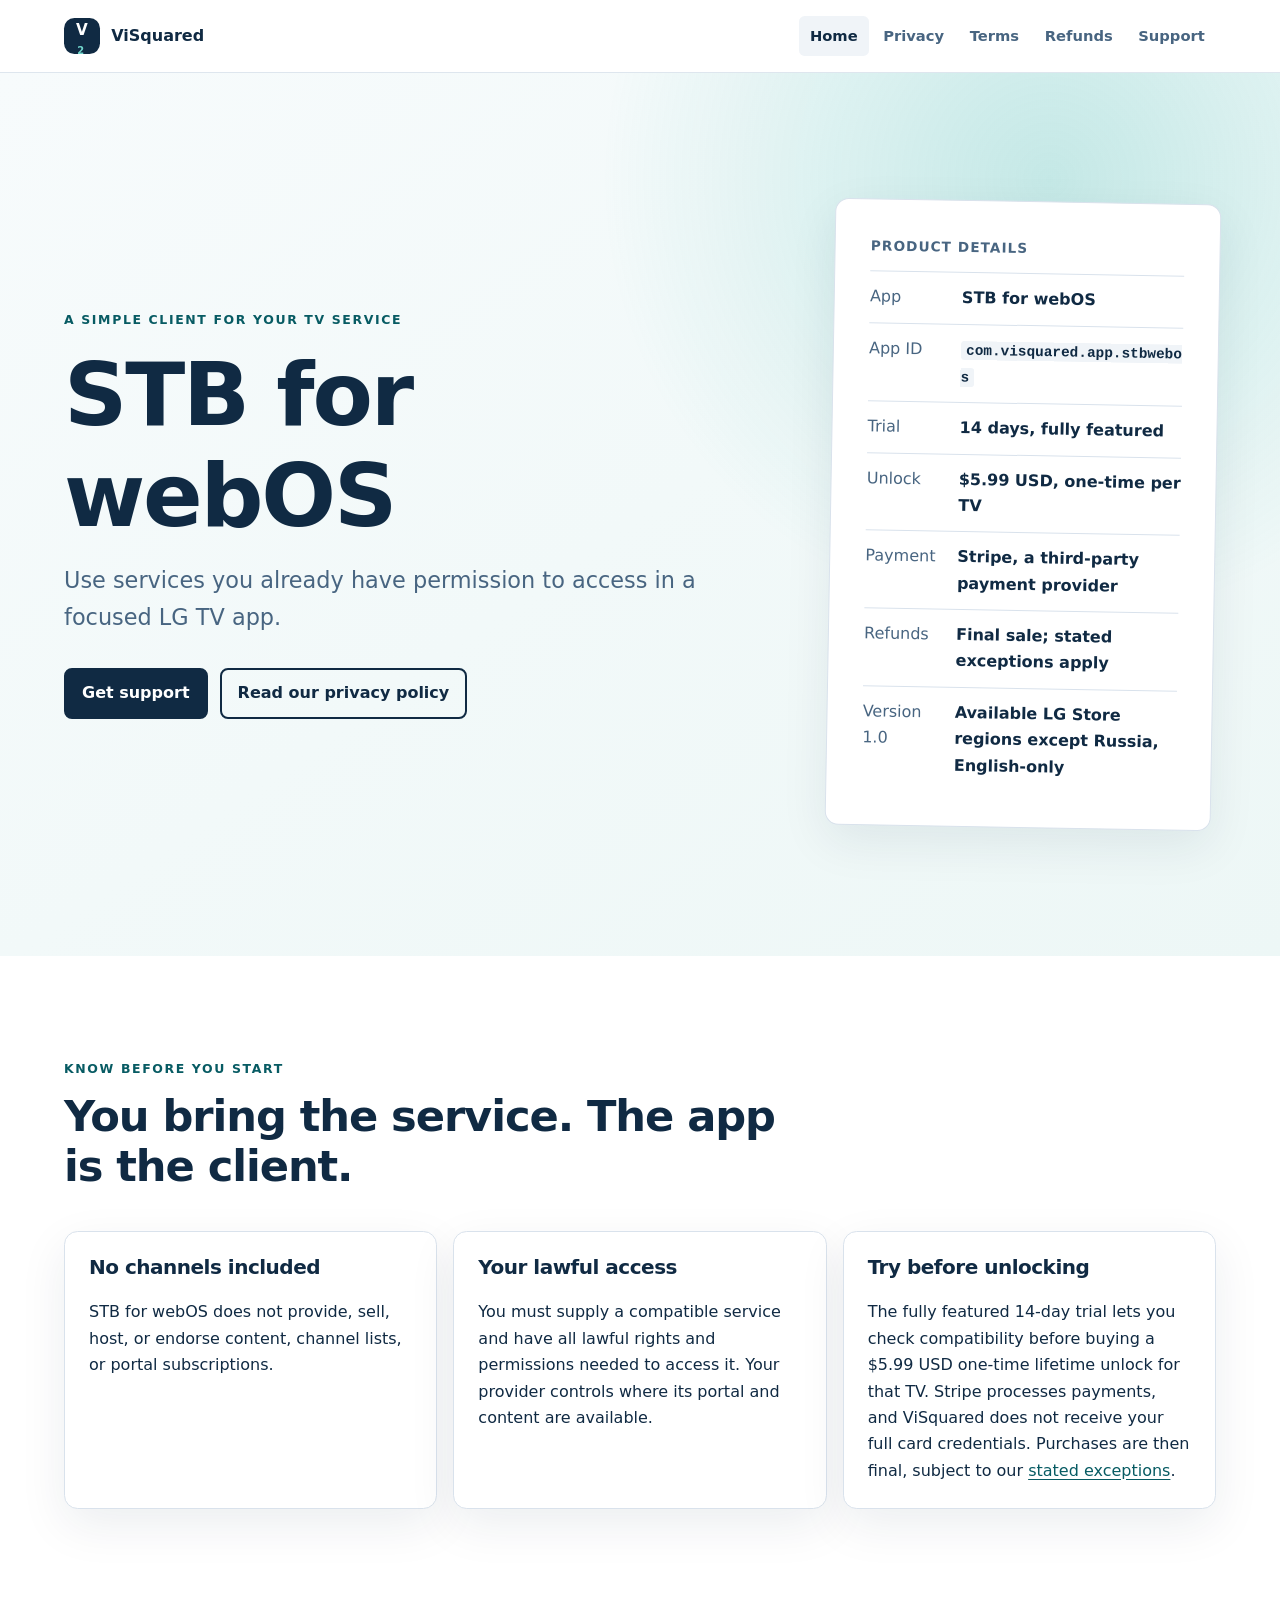
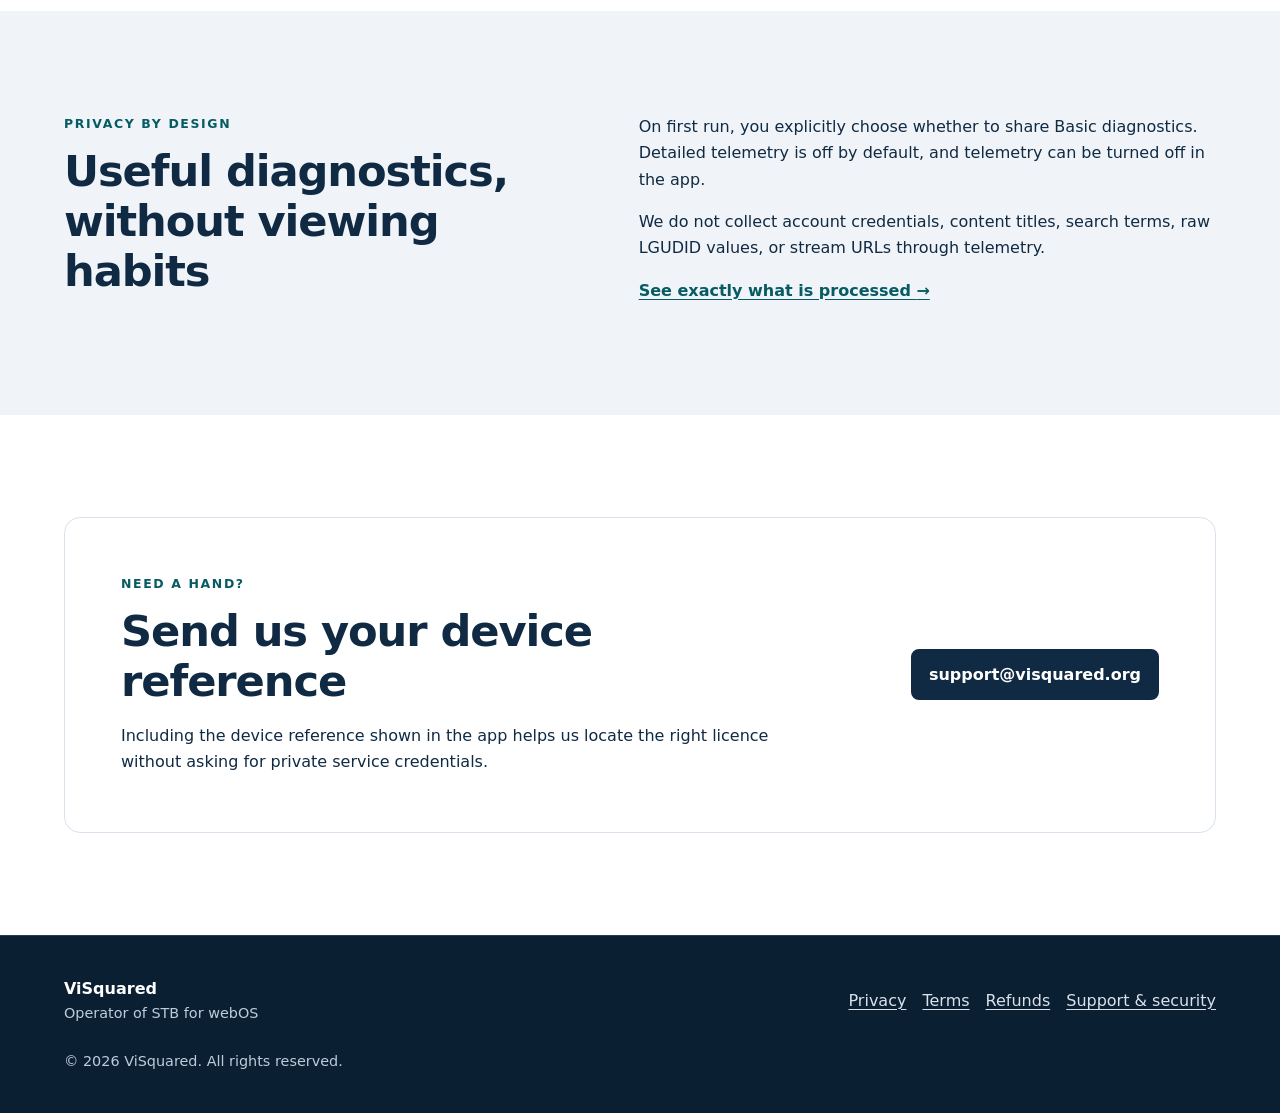
<file: index.html>
<!doctype html>
<html lang="en">
<head>
  <meta charset="utf-8">
  <meta name="viewport" content="width=device-width, initial-scale=1">
  <meta name="description" content="Official product, legal, privacy, refund, and support information for STB for webOS by ViSquared.">
  <meta name="theme-color" content="#102a43">
  <title>STB for webOS | ViSquared</title>
  <link rel="canonical" href="https://visquared.org/">
  <link rel="icon" href="/assets/favicon.svg" type="image/svg+xml">
  <link rel="stylesheet" href="/assets/styles.css">
</head>
<body>
  <a class="skip-link" href="#main">Skip to main content</a>
  <header class="site-header">
    <div class="shell header-inner">
      <a class="brand" href="/" aria-label="ViSquared home">
        <span class="brand-mark" aria-hidden="true">V<sup>2</sup></span>
        <span>ViSquared</span>
      </a>
      <nav aria-label="Primary navigation">
        <ul class="nav-list">
          <li><a href="/" aria-current="page">Home</a></li>
          <li><a href="/privacy/">Privacy</a></li>
          <li><a href="/terms/">Terms</a></li>
          <li><a href="/refunds/">Refunds</a></li>
          <li><a href="/support/">Support</a></li>
        </ul>
      </nav>
    </div>
  </header>

  <main id="main">
    <section class="hero">
      <div class="shell hero-grid">
        <div>
          <p class="eyebrow">A simple client for your TV service</p>
          <h1>STB for webOS</h1>
          <p class="lede">Use services you already have permission to access in a focused LG TV app.</p>
          <div class="button-row">
            <a class="button button-primary" href="/support/">Get support</a>
            <a class="button button-secondary" href="/privacy/">Read our privacy policy</a>
          </div>
        </div>
        <aside class="product-card" aria-label="Product summary">
          <p class="product-label">Product details</p>
          <dl class="facts">
            <div><dt>App</dt><dd>STB for webOS</dd></div>
            <div><dt>App ID</dt><dd><code>com.visquared.app.stbwebos</code></dd></div>
            <div><dt>Trial</dt><dd>14 days, fully featured</dd></div>
            <div><dt>Unlock</dt><dd>$5.99 USD, one-time per TV</dd></div>
            <div><dt>Payment</dt><dd>Stripe, a third-party payment provider</dd></div>
            <div><dt>Refunds</dt><dd>Final sale; stated exceptions apply</dd></div>
            <div><dt>Version 1.0</dt><dd>Available LG Store regions except Russia, English-only</dd></div>
          </dl>
        </aside>
      </div>
    </section>

    <section class="section">
      <div class="shell">
        <div class="section-heading">
          <p class="eyebrow">Know before you start</p>
          <h2>You bring the service. The app is the client.</h2>
        </div>
        <div class="card-grid">
          <article class="card">
            <h3>No channels included</h3>
            <p>STB for webOS does not provide, sell, host, or endorse content, channel lists, or portal subscriptions.</p>
          </article>
          <article class="card">
            <h3>Your lawful access</h3>
            <p>You must supply a compatible service and have all lawful rights and permissions needed to access it. Your provider controls where its portal and content are available.</p>
          </article>
          <article class="card">
            <h3>Try before unlocking</h3>
            <p>The fully featured 14-day trial lets you check compatibility before buying a $5.99 USD one-time lifetime unlock for that TV. Stripe processes payments, and ViSquared does not receive your full card credentials. Purchases are then final, subject to our <a href="/refunds/">stated exceptions</a>.</p>
          </article>
        </div>
      </div>
    </section>

    <section class="section section-tint">
      <div class="shell split">
        <div>
          <p class="eyebrow">Privacy by design</p>
          <h2>Useful diagnostics, without viewing habits</h2>
        </div>
        <div>
          <p>On first run, you explicitly choose whether to share Basic diagnostics. Detailed telemetry is off by default, and telemetry can be turned off in the app.</p>
          <p>We do not collect account credentials, content titles, search terms, raw LGUDID values, or stream URLs through telemetry.</p>
          <a class="text-link" href="/privacy/">See exactly what is processed <span aria-hidden="true">&rarr;</span></a>
        </div>
      </div>
    </section>

    <section class="section">
      <div class="shell callout">
        <div>
          <p class="eyebrow">Need a hand?</p>
          <h2>Send us your device reference</h2>
          <p>Including the device reference shown in the app helps us locate the right licence without asking for private service credentials.</p>
        </div>
        <a class="button button-primary" href="mailto:support@visquared.org?subject=STB%20for%20webOS%20support">support@visquared.org</a>
      </div>
    </section>
  </main>

  <footer class="site-footer">
    <div class="shell footer-inner">
      <div>
        <strong>ViSquared</strong>
        <p>Operator of STB for webOS</p>
      </div>
      <nav aria-label="Legal and support">
        <a href="/privacy/">Privacy</a>
        <a href="/terms/">Terms</a>
        <a href="/refunds/">Refunds</a>
        <a href="/support/">Support &amp; security</a>
      </nav>
      <p>&copy; 2026 ViSquared. All rights reserved.</p>
    </div>
  </footer>
</body>
</html>
</file>
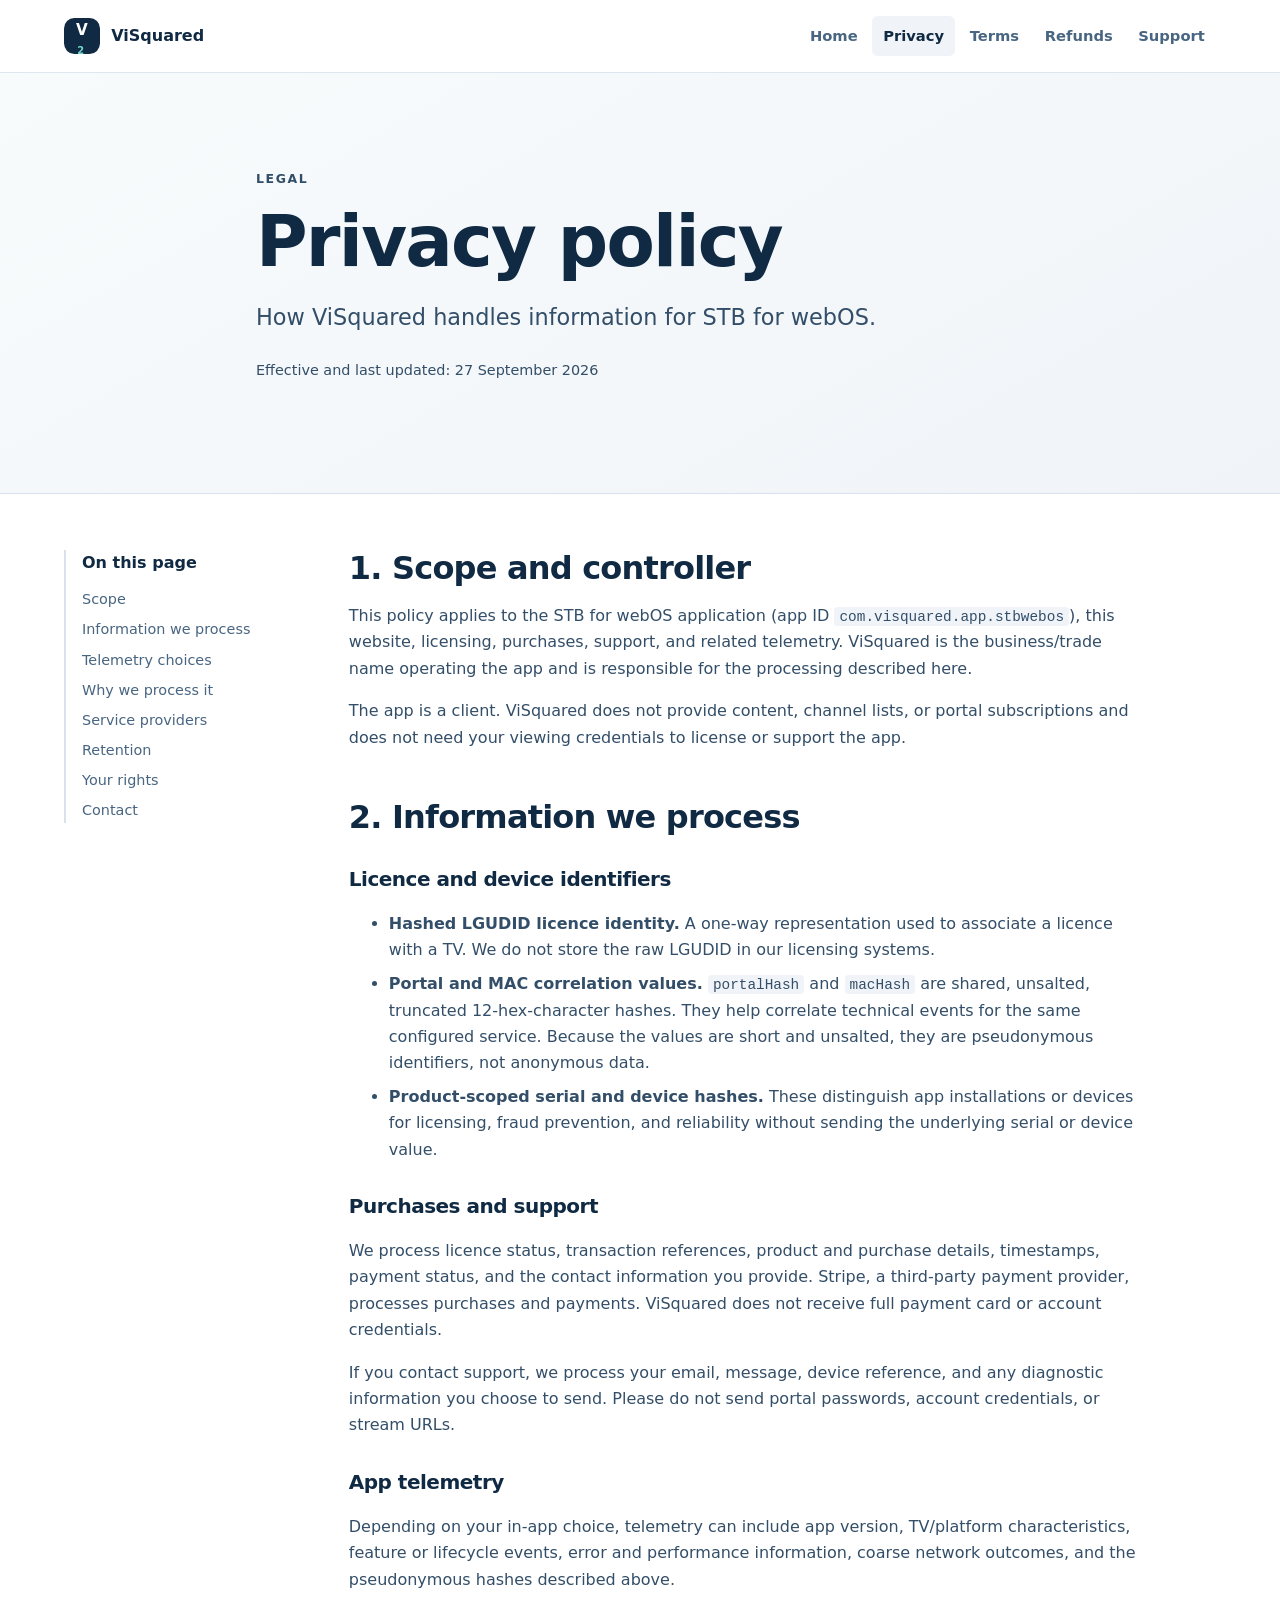
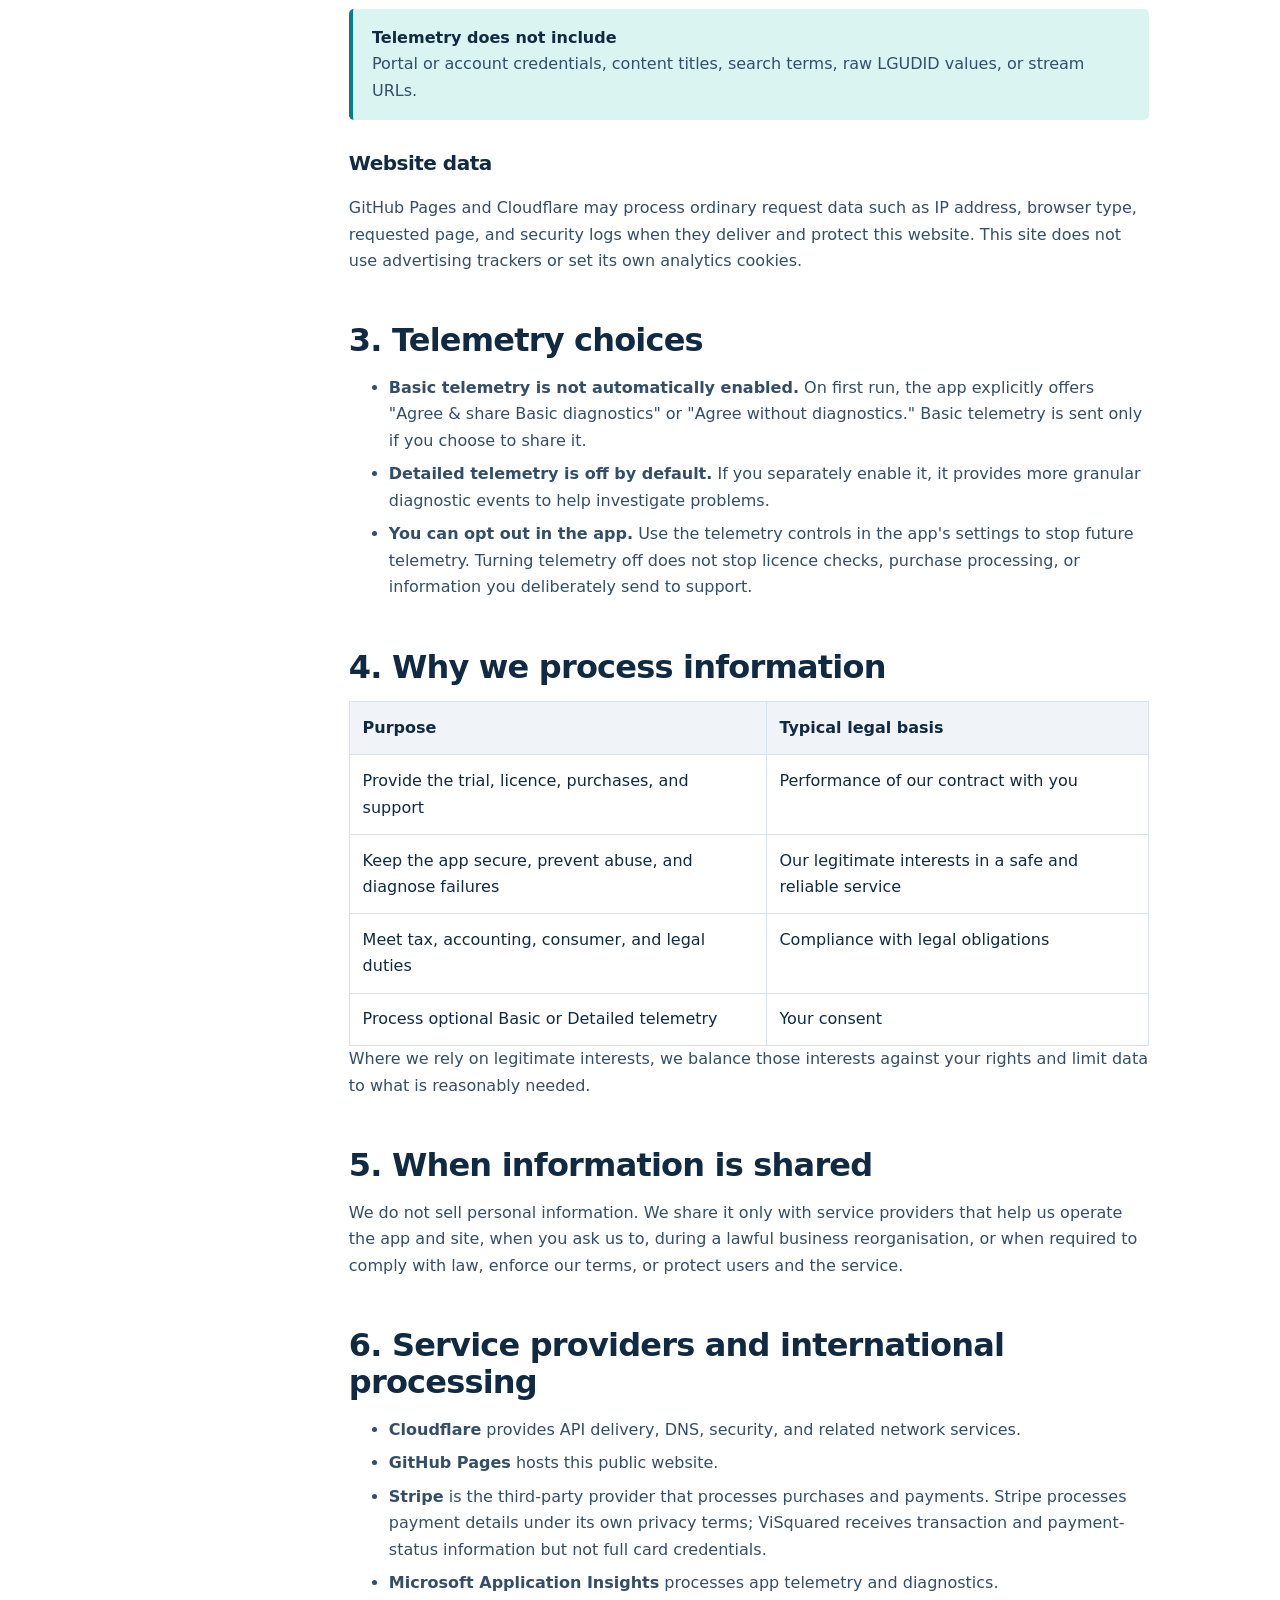
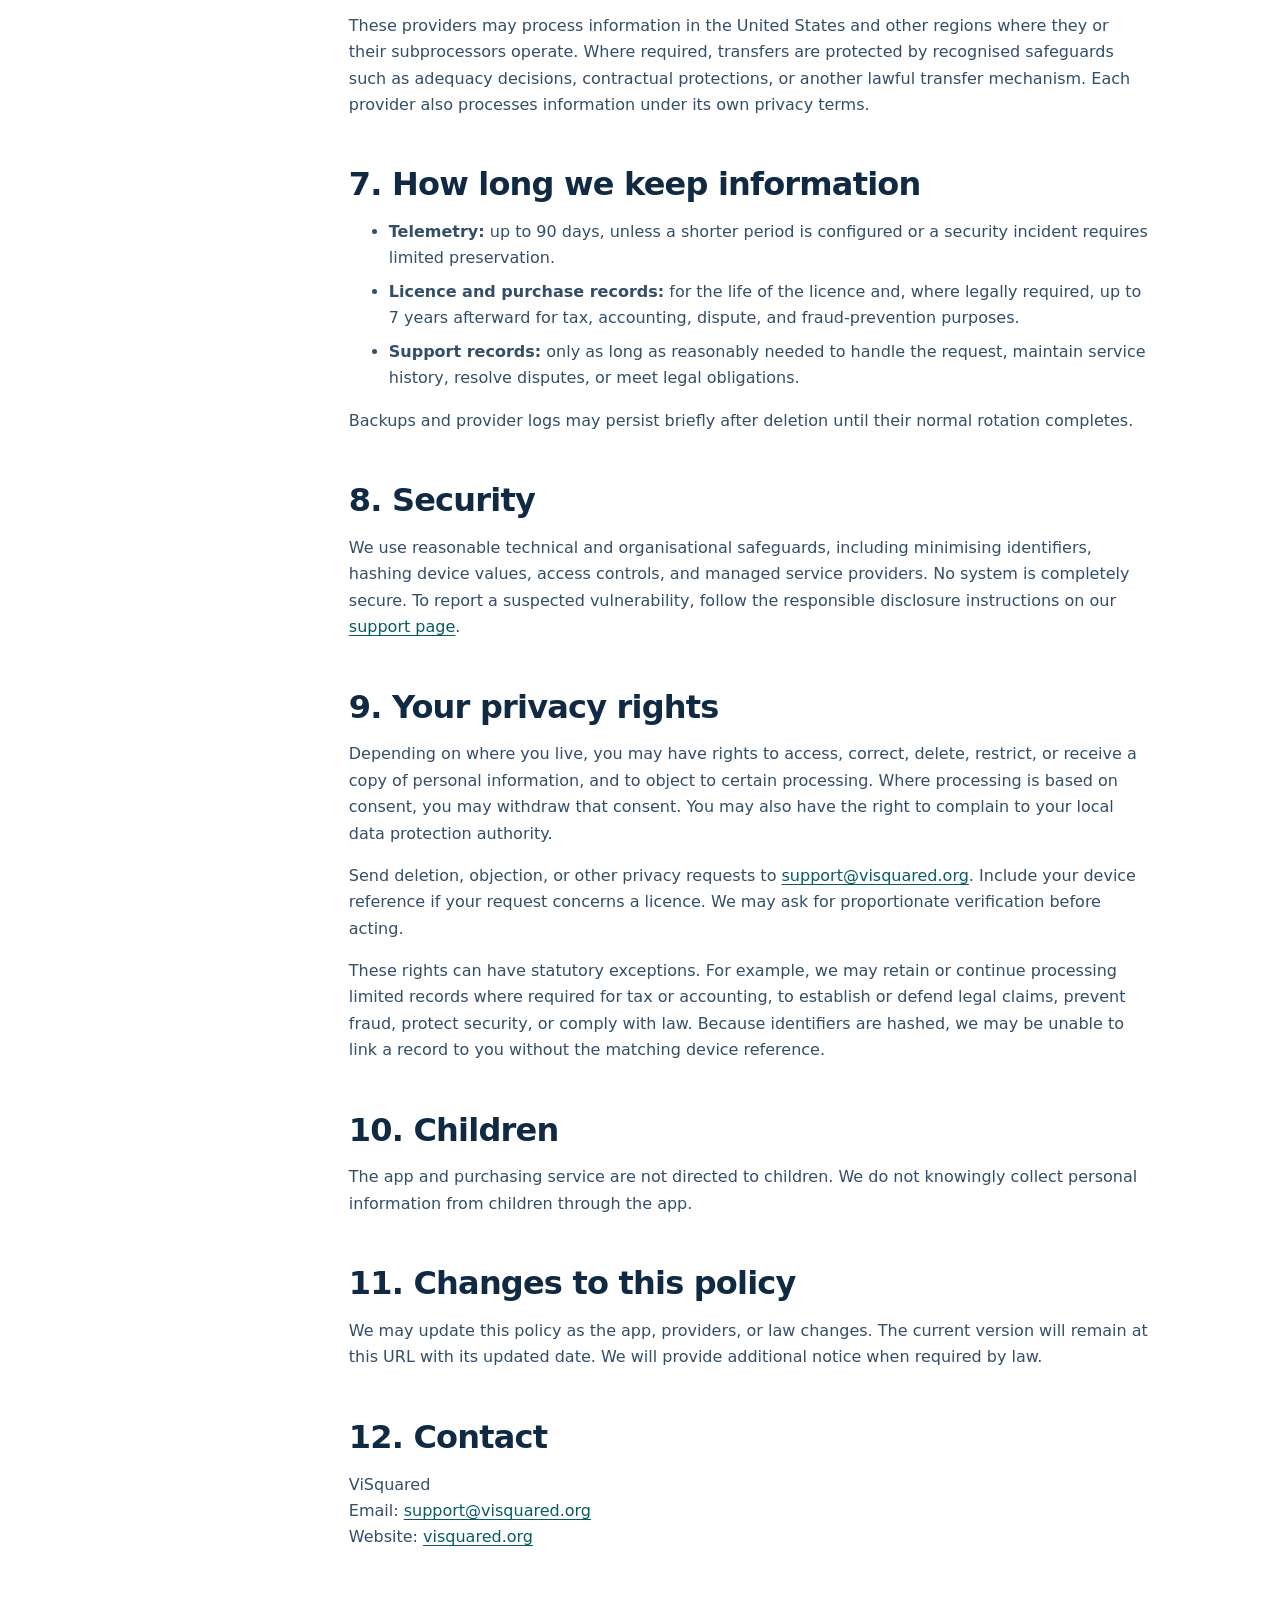
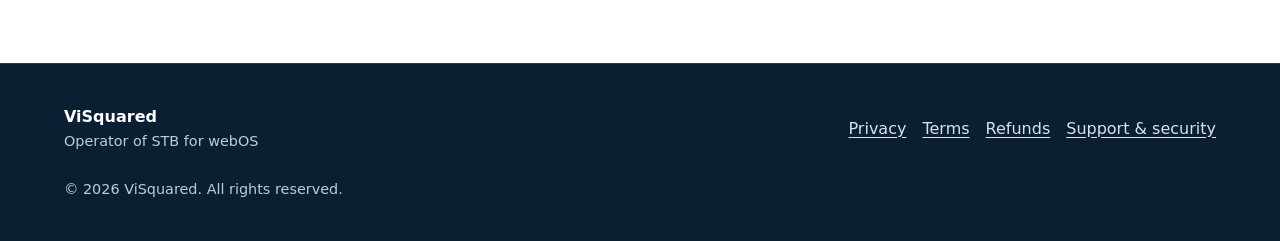
<file: privacy/index.html>
<!doctype html>
<html lang="en">
<head>
  <meta charset="utf-8">
  <meta name="viewport" content="width=device-width, initial-scale=1">
  <meta name="description" content="Privacy policy for STB for webOS by ViSquared.">
  <meta name="theme-color" content="#102a43">
  <title>Privacy Policy | ViSquared</title>
  <link rel="canonical" href="https://visquared.org/privacy/">
  <link rel="icon" href="/assets/favicon.svg" type="image/svg+xml">
  <link rel="stylesheet" href="/assets/styles.css">
</head>
<body>
  <a class="skip-link" href="#main">Skip to main content</a>
  <header class="site-header">
    <div class="shell header-inner">
      <a class="brand" href="/" aria-label="ViSquared home">
        <span class="brand-mark" aria-hidden="true">V<sup>2</sup></span>
        <span>ViSquared</span>
      </a>
      <nav aria-label="Primary navigation">
        <ul class="nav-list">
          <li><a href="/">Home</a></li>
          <li><a href="/privacy/" aria-current="page">Privacy</a></li>
          <li><a href="/terms/">Terms</a></li>
          <li><a href="/refunds/">Refunds</a></li>
          <li><a href="/support/">Support</a></li>
        </ul>
      </nav>
    </div>
  </header>

  <main id="main">
    <header class="page-hero">
      <div class="shell prose">
        <p class="eyebrow">Legal</p>
        <h1>Privacy policy</h1>
        <p class="lede">How ViSquared handles information for STB for webOS.</p>
        <p class="meta">Effective and last updated: 27 September 2026</p>
      </div>
    </header>

    <div class="shell legal-layout">
      <aside class="legal-nav" aria-label="On this page">
        <strong>On this page</strong>
        <a href="#scope">Scope</a>
        <a href="#data">Information we process</a>
        <a href="#telemetry">Telemetry choices</a>
        <a href="#purposes">Why we process it</a>
        <a href="#providers">Service providers</a>
        <a href="#retention">Retention</a>
        <a href="#rights">Your rights</a>
        <a href="#contact">Contact</a>
      </aside>

      <article class="prose legal-content">
        <section id="scope">
          <h2>1. Scope and controller</h2>
          <p>This policy applies to the STB for webOS application (app ID <code>com.visquared.app.stbwebos</code>), this website, licensing, purchases, support, and related telemetry. ViSquared is the business/trade name operating the app and is responsible for the processing described here.</p>
          <p>The app is a client. ViSquared does not provide content, channel lists, or portal subscriptions and does not need your viewing credentials to license or support the app.</p>
        </section>

        <section id="data">
          <h2>2. Information we process</h2>
          <h3>Licence and device identifiers</h3>
          <ul>
            <li><strong>Hashed LGUDID licence identity.</strong> A one-way representation used to associate a licence with a TV. We do not store the raw LGUDID in our licensing systems.</li>
            <li><strong>Portal and MAC correlation values.</strong> <code>portalHash</code> and <code>macHash</code> are shared, unsalted, truncated 12-hex-character hashes. They help correlate technical events for the same configured service. Because the values are short and unsalted, they are pseudonymous identifiers, not anonymous data.</li>
            <li><strong>Product-scoped serial and device hashes.</strong> These distinguish app installations or devices for licensing, fraud prevention, and reliability without sending the underlying serial or device value.</li>
          </ul>
          <h3>Purchases and support</h3>
          <p>We process licence status, transaction references, product and purchase details, timestamps, payment status, and the contact information you provide. Stripe, a third-party payment provider, processes purchases and payments. ViSquared does not receive full payment card or account credentials.</p>
          <p>If you contact support, we process your email, message, device reference, and any diagnostic information you choose to send. Please do not send portal passwords, account credentials, or stream URLs.</p>
          <h3>App telemetry</h3>
          <p>Depending on your in-app choice, telemetry can include app version, TV/platform characteristics, feature or lifecycle events, error and performance information, coarse network outcomes, and the pseudonymous hashes described above.</p>
          <div class="notice">
            <strong>Telemetry does not include</strong>
            <p>Portal or account credentials, content titles, search terms, raw LGUDID values, or stream URLs.</p>
          </div>
          <h3>Website data</h3>
          <p>GitHub Pages and Cloudflare may process ordinary request data such as IP address, browser type, requested page, and security logs when they deliver and protect this website. This site does not use advertising trackers or set its own analytics cookies.</p>
        </section>

        <section id="telemetry">
          <h2>3. Telemetry choices</h2>
          <ul>
            <li><strong>Basic telemetry is not automatically enabled.</strong> On first run, the app explicitly offers "Agree &amp; share Basic diagnostics" or "Agree without diagnostics." Basic telemetry is sent only if you choose to share it.</li>
            <li><strong>Detailed telemetry is off by default.</strong> If you separately enable it, it provides more granular diagnostic events to help investigate problems.</li>
            <li><strong>You can opt out in the app.</strong> Use the telemetry controls in the app's settings to stop future telemetry. Turning telemetry off does not stop licence checks, purchase processing, or information you deliberately send to support.</li>
          </ul>
        </section>

        <section id="purposes">
          <h2>4. Why we process information</h2>
          <table>
            <thead><tr><th>Purpose</th><th>Typical legal basis</th></tr></thead>
            <tbody>
              <tr><td>Provide the trial, licence, purchases, and support</td><td>Performance of our contract with you</td></tr>
              <tr><td>Keep the app secure, prevent abuse, and diagnose failures</td><td>Our legitimate interests in a safe and reliable service</td></tr>
              <tr><td>Meet tax, accounting, consumer, and legal duties</td><td>Compliance with legal obligations</td></tr>
              <tr><td>Process optional Basic or Detailed telemetry</td><td>Your consent</td></tr>
            </tbody>
          </table>
          <p>Where we rely on legitimate interests, we balance those interests against your rights and limit data to what is reasonably needed.</p>
        </section>

        <section id="sharing">
          <h2>5. When information is shared</h2>
          <p>We do not sell personal information. We share it only with service providers that help us operate the app and site, when you ask us to, during a lawful business reorganisation, or when required to comply with law, enforce our terms, or protect users and the service.</p>
        </section>

        <section id="providers">
          <h2>6. Service providers and international processing</h2>
          <ul>
            <li><strong>Cloudflare</strong> provides API delivery, DNS, security, and related network services.</li>
            <li><strong>GitHub Pages</strong> hosts this public website.</li>
            <li><strong>Stripe</strong> is the third-party provider that processes purchases and payments. Stripe processes payment details under its own privacy terms; ViSquared receives transaction and payment-status information but not full card credentials.</li>
            <li><strong>Microsoft Application Insights</strong> processes app telemetry and diagnostics.</li>
          </ul>
          <p>These providers may process information in the United States and other regions where they or their subprocessors operate. Where required, transfers are protected by recognised safeguards such as adequacy decisions, contractual protections, or another lawful transfer mechanism. Each provider also processes information under its own privacy terms.</p>
        </section>

        <section id="retention">
          <h2>7. How long we keep information</h2>
          <ul>
            <li><strong>Telemetry:</strong> up to 90 days, unless a shorter period is configured or a security incident requires limited preservation.</li>
            <li><strong>Licence and purchase records:</strong> for the life of the licence and, where legally required, up to 7 years afterward for tax, accounting, dispute, and fraud-prevention purposes.</li>
            <li><strong>Support records:</strong> only as long as reasonably needed to handle the request, maintain service history, resolve disputes, or meet legal obligations.</li>
          </ul>
          <p>Backups and provider logs may persist briefly after deletion until their normal rotation completes.</p>
        </section>

        <section id="security">
          <h2>8. Security</h2>
          <p>We use reasonable technical and organisational safeguards, including minimising identifiers, hashing device values, access controls, and managed service providers. No system is completely secure. To report a suspected vulnerability, follow the responsible disclosure instructions on our <a href="/support/#security">support page</a>.</p>
        </section>

        <section id="rights">
          <h2>9. Your privacy rights</h2>
          <p>Depending on where you live, you may have rights to access, correct, delete, restrict, or receive a copy of personal information, and to object to certain processing. Where processing is based on consent, you may withdraw that consent. You may also have the right to complain to your local data protection authority.</p>
          <p>Send deletion, objection, or other privacy requests to <a href="mailto:support@visquared.org?subject=Privacy%20request">support@visquared.org</a>. Include your device reference if your request concerns a licence. We may ask for proportionate verification before acting.</p>
          <p>These rights can have statutory exceptions. For example, we may retain or continue processing limited records where required for tax or accounting, to establish or defend legal claims, prevent fraud, protect security, or comply with law. Because identifiers are hashed, we may be unable to link a record to you without the matching device reference.</p>
        </section>

        <section id="children">
          <h2>10. Children</h2>
          <p>The app and purchasing service are not directed to children. We do not knowingly collect personal information from children through the app.</p>
        </section>

        <section id="changes">
          <h2>11. Changes to this policy</h2>
          <p>We may update this policy as the app, providers, or law changes. The current version will remain at this URL with its updated date. We will provide additional notice when required by law.</p>
        </section>

        <section id="contact">
          <h2>12. Contact</h2>
          <p>ViSquared<br>Email: <a href="mailto:support@visquared.org">support@visquared.org</a><br>Website: <a href="https://visquared.org">visquared.org</a></p>
        </section>
      </article>
    </div>
  </main>

  <footer class="site-footer">
    <div class="shell footer-inner">
      <div><strong>ViSquared</strong><p>Operator of STB for webOS</p></div>
      <nav aria-label="Legal and support"><a href="/privacy/">Privacy</a><a href="/terms/">Terms</a><a href="/refunds/">Refunds</a><a href="/support/">Support &amp; security</a></nav>
      <p>&copy; 2026 ViSquared. All rights reserved.</p>
    </div>
  </footer>
</body>
</html>
</file>
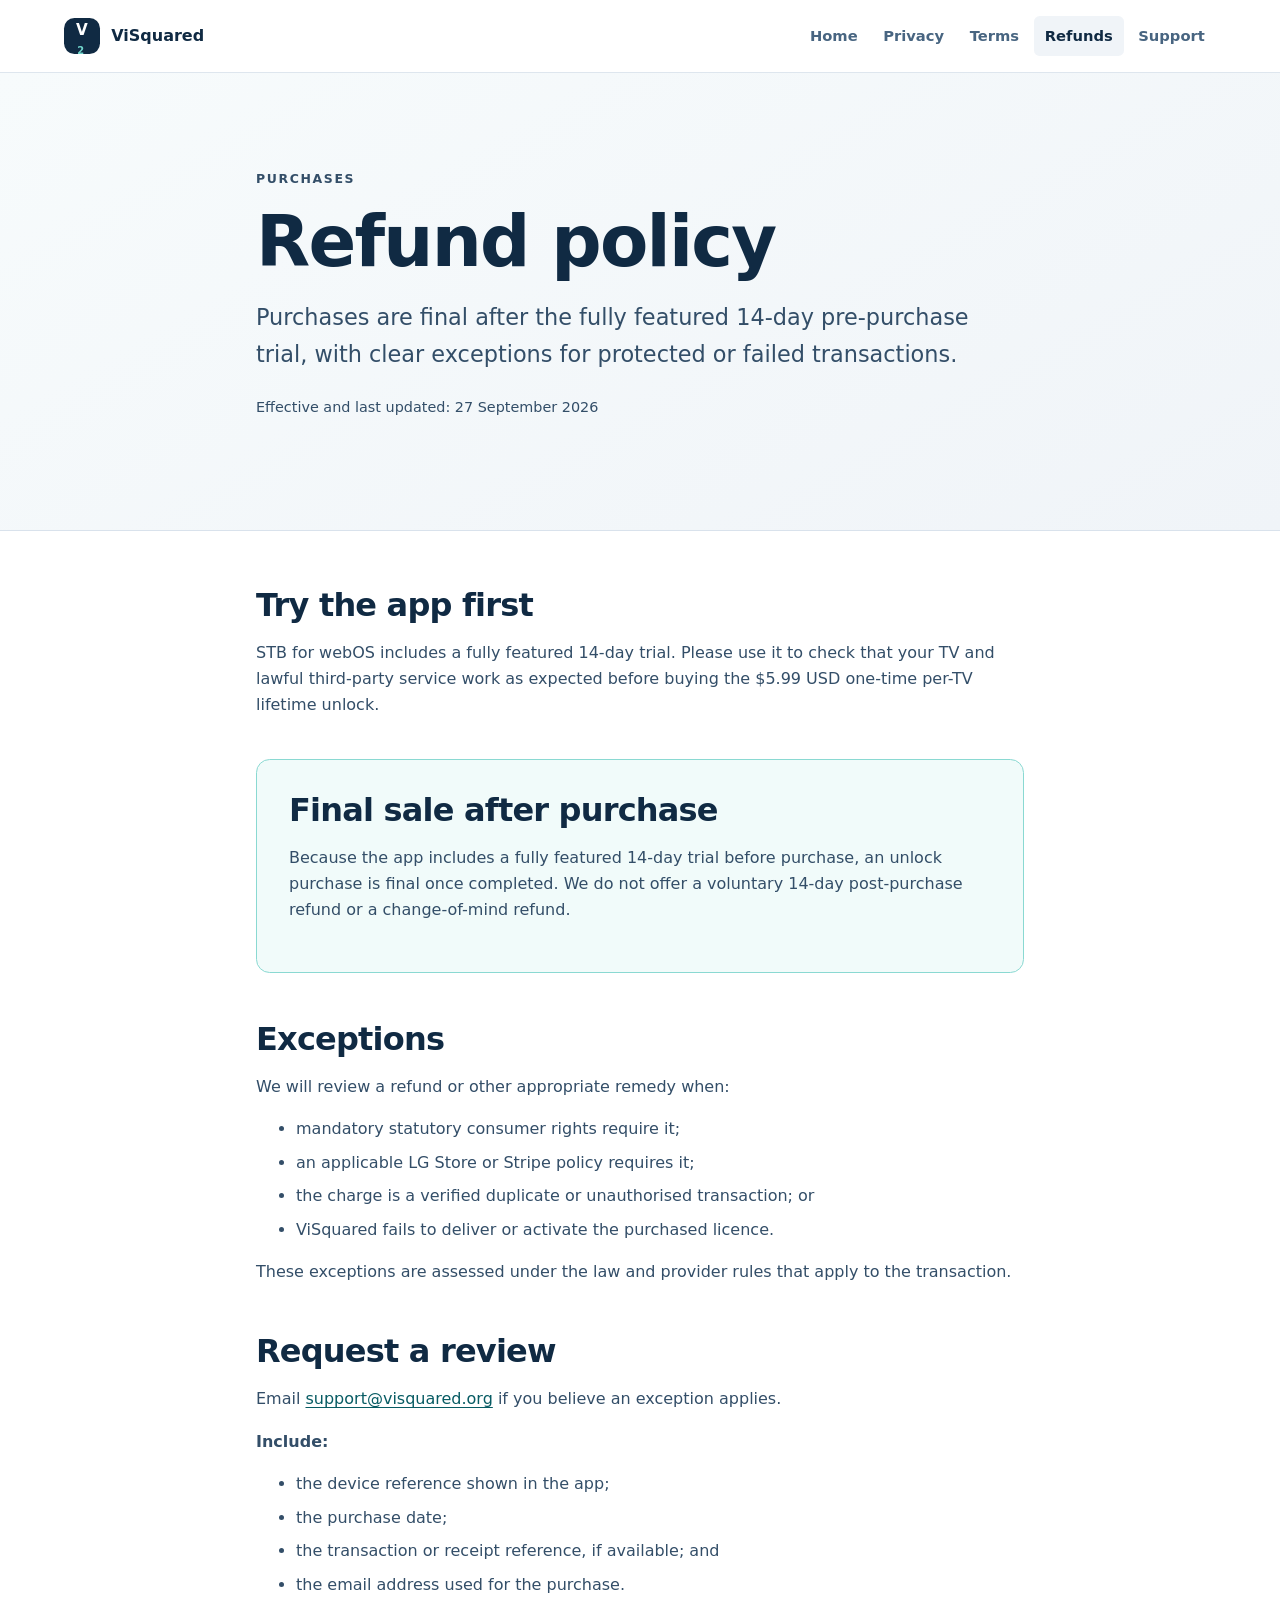
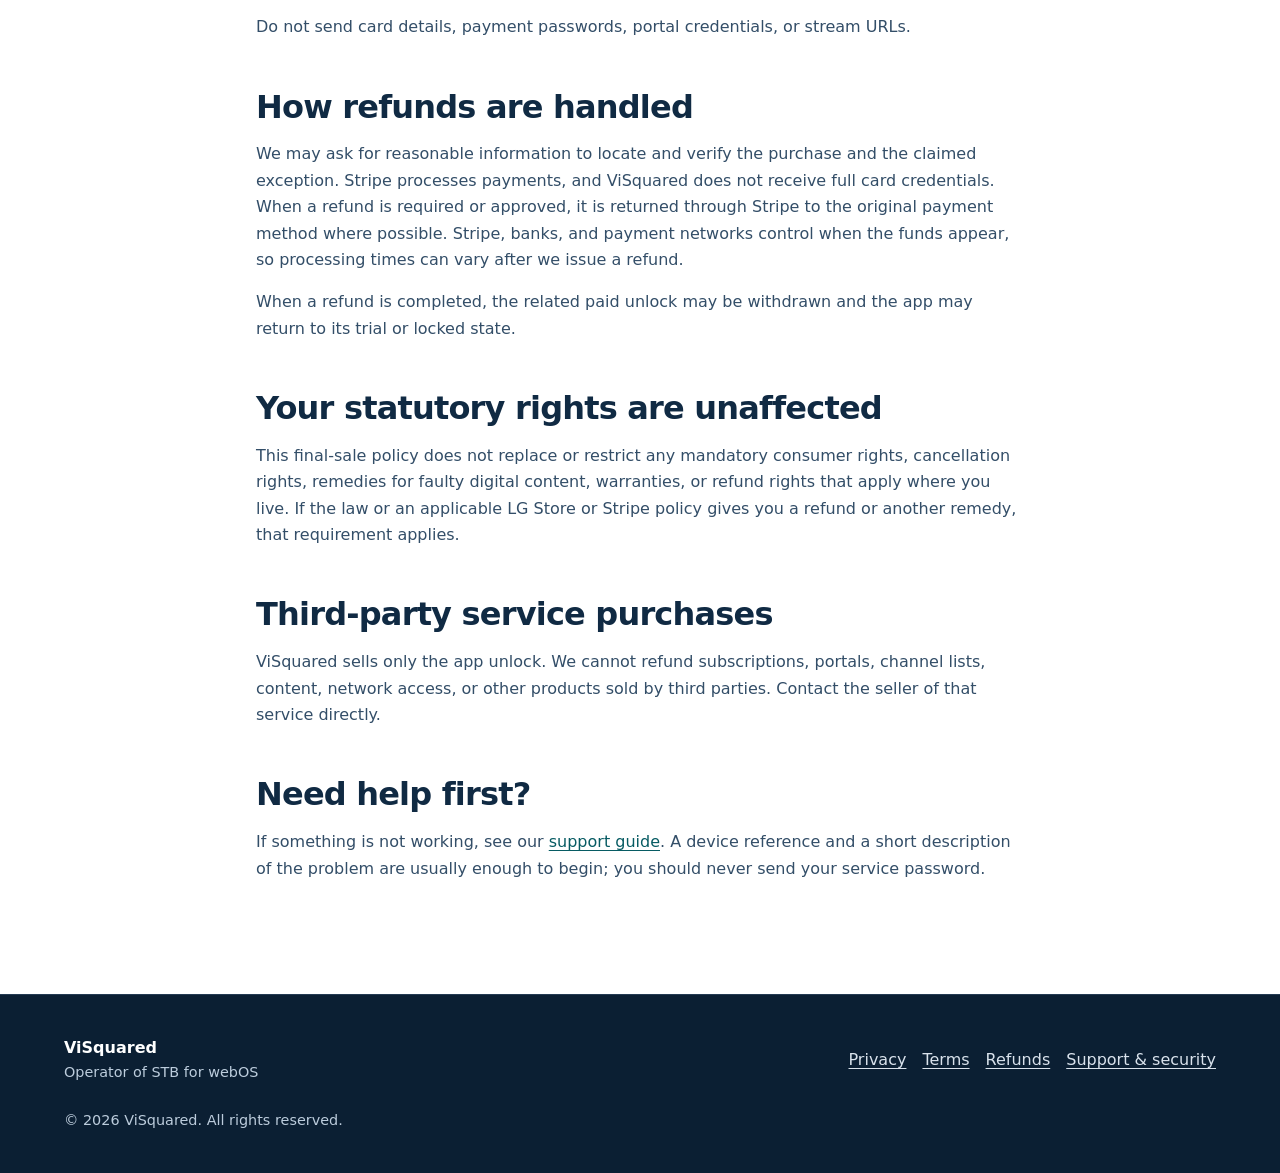
<file: refunds/index.html>
<!doctype html>
<html lang="en">
<head>
  <meta charset="utf-8">
  <meta name="viewport" content="width=device-width, initial-scale=1">
  <meta name="description" content="Refund policy for STB for webOS purchases.">
  <meta name="theme-color" content="#102a43">
  <title>Refund Policy | ViSquared</title>
  <link rel="canonical" href="https://visquared.org/refunds/">
  <link rel="icon" href="/assets/favicon.svg" type="image/svg+xml">
  <link rel="stylesheet" href="/assets/styles.css">
</head>
<body>
  <a class="skip-link" href="#main">Skip to main content</a>
  <header class="site-header">
    <div class="shell header-inner">
      <a class="brand" href="/" aria-label="ViSquared home"><span class="brand-mark" aria-hidden="true">V<sup>2</sup></span><span>ViSquared</span></a>
      <nav aria-label="Primary navigation">
        <ul class="nav-list">
          <li><a href="/">Home</a></li><li><a href="/privacy/">Privacy</a></li><li><a href="/terms/">Terms</a></li><li><a href="/refunds/" aria-current="page">Refunds</a></li><li><a href="/support/">Support</a></li>
        </ul>
      </nav>
    </div>
  </header>

  <main id="main">
    <header class="page-hero">
      <div class="shell prose">
        <p class="eyebrow">Purchases</p>
        <h1>Refund policy</h1>
        <p class="lede">Purchases are final after the fully featured 14-day pre-purchase trial, with clear exceptions for protected or failed transactions.</p>
        <p class="meta">Effective and last updated: 27 September 2026</p>
      </div>
    </header>

    <article class="shell prose standalone-legal">
      <section>
        <h2>Try the app first</h2>
        <p>STB for webOS includes a fully featured 14-day trial. Please use it to check that your TV and lawful third-party service work as expected before buying the $5.99 USD one-time per-TV lifetime unlock.</p>
      </section>

      <section class="refund-highlight" aria-labelledby="final-sale">
        <h2 id="final-sale">Final sale after purchase</h2>
        <p>Because the app includes a fully featured 14-day trial before purchase, an unlock purchase is final once completed. We do not offer a voluntary 14-day post-purchase refund or a change-of-mind refund.</p>
      </section>

      <section>
        <h2>Exceptions</h2>
        <p>We will review a refund or other appropriate remedy when:</p>
        <ul>
          <li>mandatory statutory consumer rights require it;</li>
          <li>an applicable LG Store or Stripe policy requires it;</li>
          <li>the charge is a verified duplicate or unauthorised transaction; or</li>
          <li>ViSquared fails to deliver or activate the purchased licence.</li>
        </ul>
        <p>These exceptions are assessed under the law and provider rules that apply to the transaction.</p>
      </section>

      <section>
        <h2>Request a review</h2>
        <p>Email <a href="mailto:support@visquared.org?subject=STB%20for%20webOS%20purchase%20review">support@visquared.org</a> if you believe an exception applies.</p>
        <p><strong>Include:</strong></p>
        <ul>
          <li>the device reference shown in the app;</li>
          <li>the purchase date;</li>
          <li>the transaction or receipt reference, if available; and</li>
          <li>the email address used for the purchase.</li>
        </ul>
        <p>Do not send card details, payment passwords, portal credentials, or stream URLs.</p>
      </section>

      <section>
        <h2>How refunds are handled</h2>
        <p>We may ask for reasonable information to locate and verify the purchase and the claimed exception. Stripe processes payments, and ViSquared does not receive full card credentials. When a refund is required or approved, it is returned through Stripe to the original payment method where possible. Stripe, banks, and payment networks control when the funds appear, so processing times can vary after we issue a refund.</p>
        <p>When a refund is completed, the related paid unlock may be withdrawn and the app may return to its trial or locked state.</p>
      </section>

      <section>
        <h2>Your statutory rights are unaffected</h2>
        <p>This final-sale policy does not replace or restrict any mandatory consumer rights, cancellation rights, remedies for faulty digital content, warranties, or refund rights that apply where you live. If the law or an applicable LG Store or Stripe policy gives you a refund or another remedy, that requirement applies.</p>
      </section>

      <section>
        <h2>Third-party service purchases</h2>
        <p>ViSquared sells only the app unlock. We cannot refund subscriptions, portals, channel lists, content, network access, or other products sold by third parties. Contact the seller of that service directly.</p>
      </section>

      <section>
        <h2>Need help first?</h2>
        <p>If something is not working, see our <a href="/support/">support guide</a>. A device reference and a short description of the problem are usually enough to begin; you should never send your service password.</p>
      </section>
    </article>
  </main>

  <footer class="site-footer">
    <div class="shell footer-inner">
      <div><strong>ViSquared</strong><p>Operator of STB for webOS</p></div>
      <nav aria-label="Legal and support"><a href="/privacy/">Privacy</a><a href="/terms/">Terms</a><a href="/refunds/">Refunds</a><a href="/support/">Support &amp; security</a></nav>
      <p>&copy; 2026 ViSquared. All rights reserved.</p>
    </div>
  </footer>
</body>
</html>
</file>
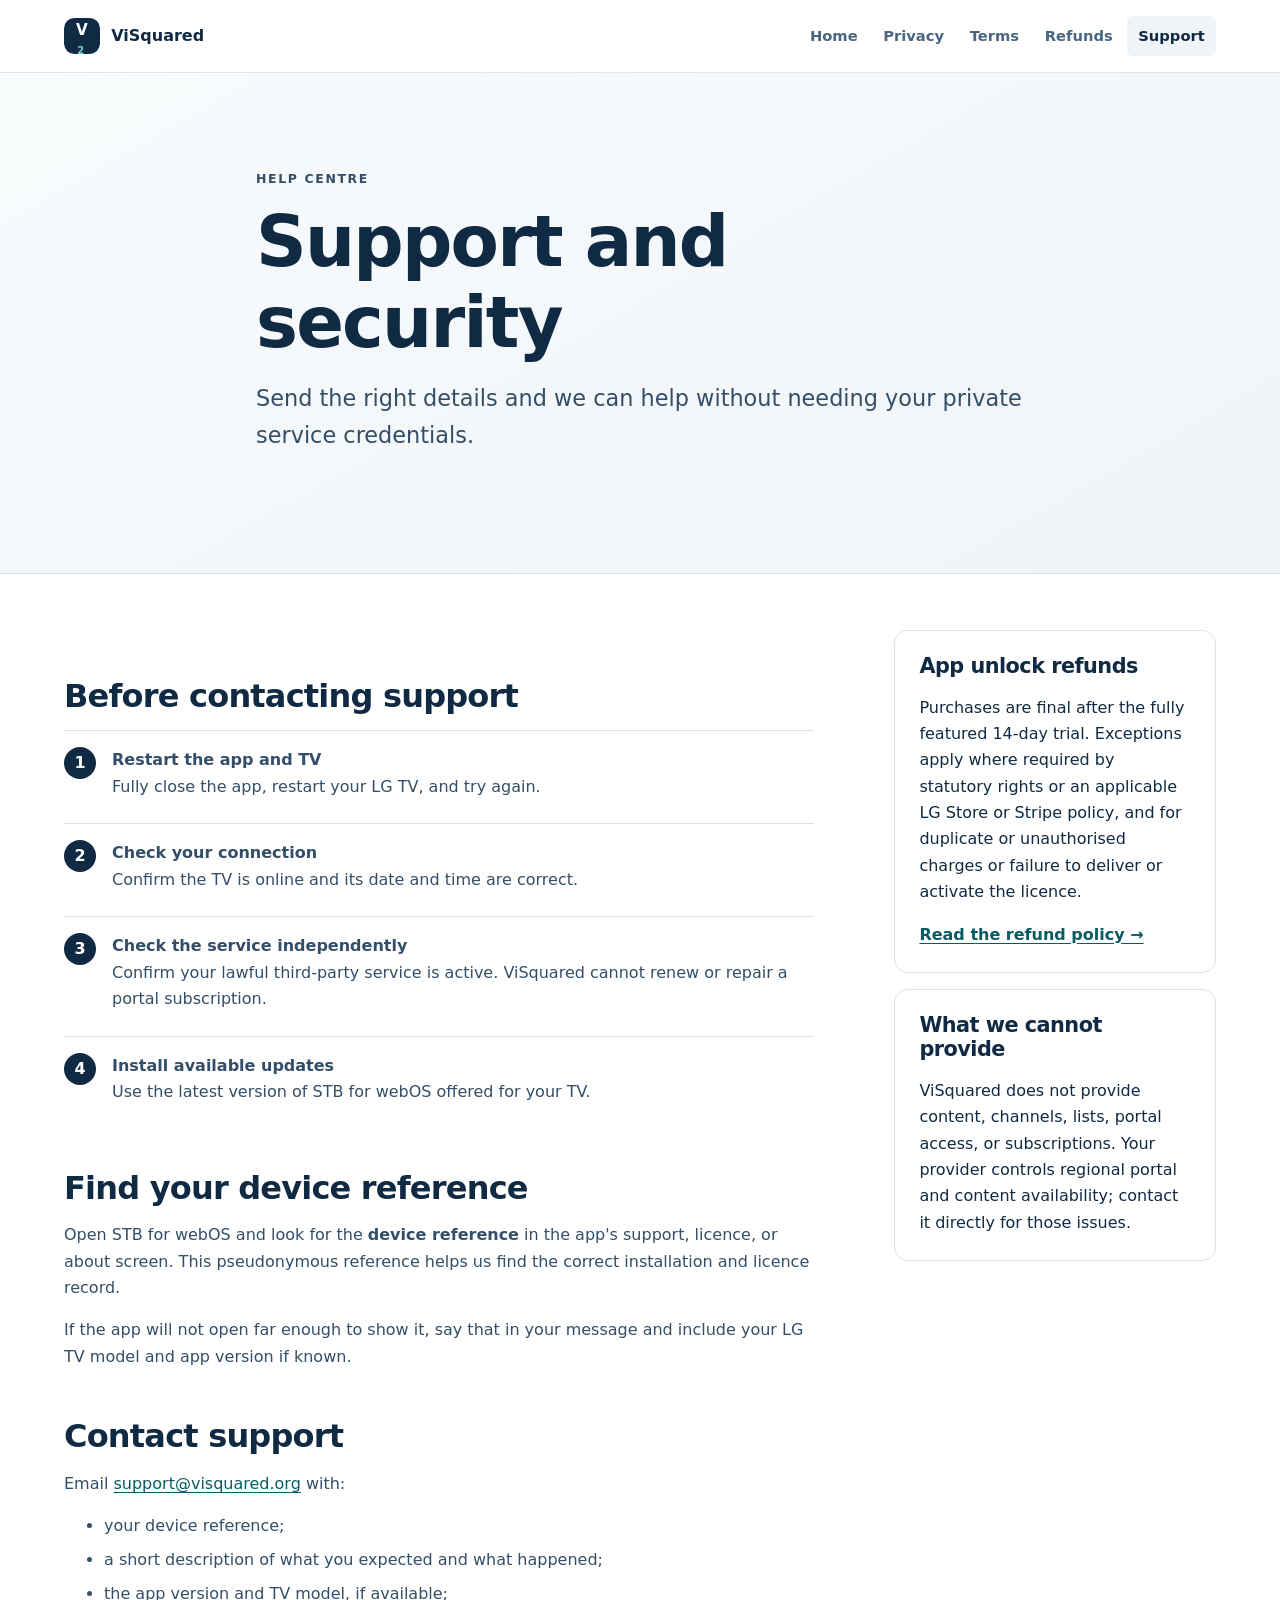
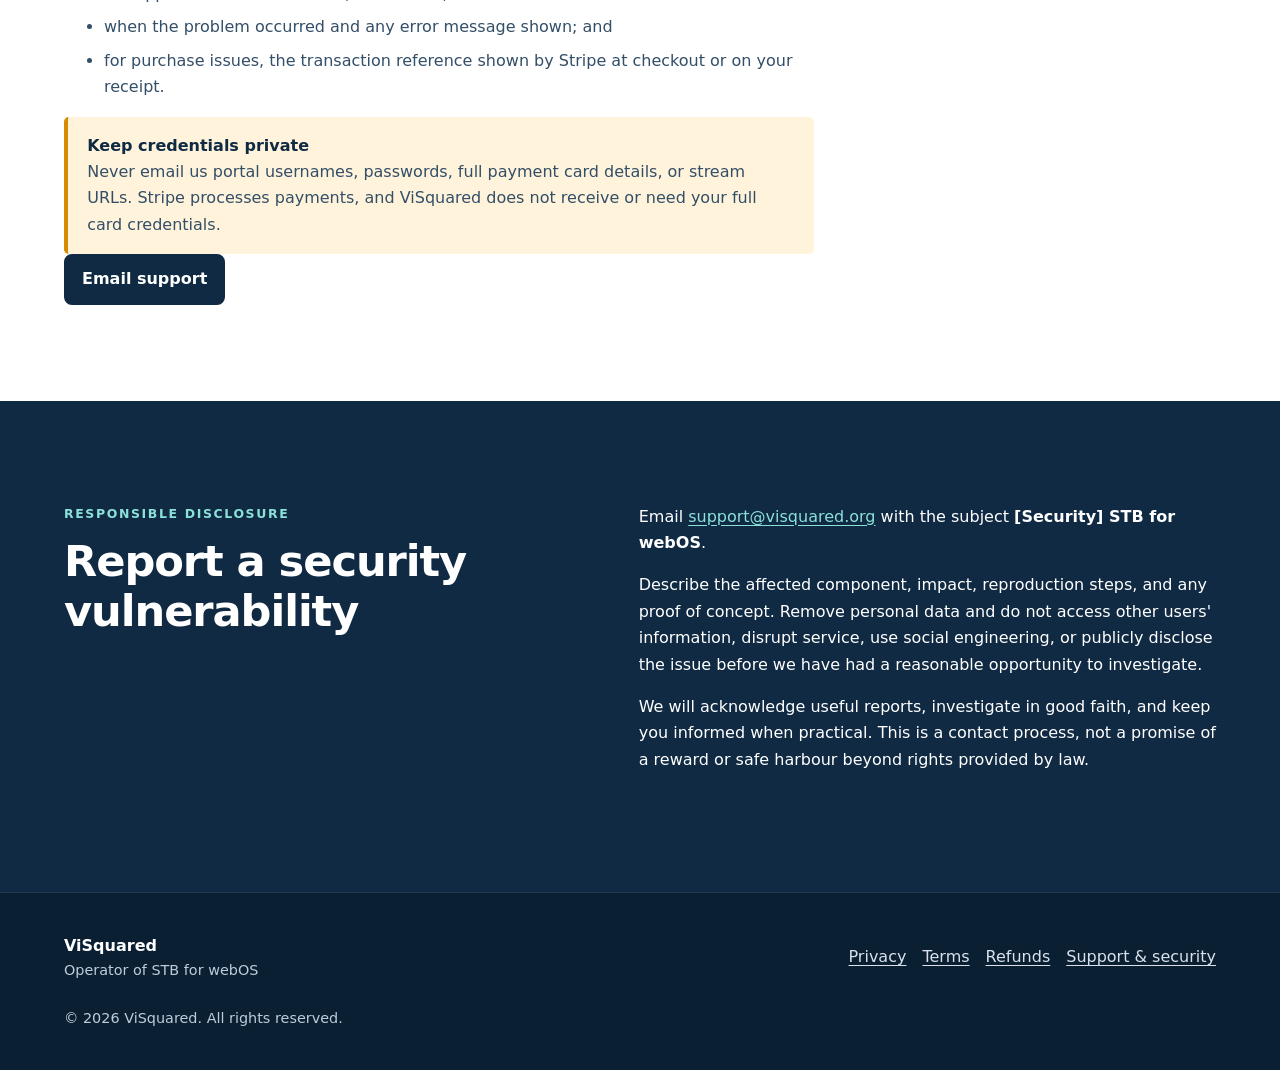
<file: support/index.html>
<!doctype html>
<html lang="en">
<head>
  <meta charset="utf-8">
  <meta name="viewport" content="width=device-width, initial-scale=1">
  <meta name="description" content="Support and security reporting for STB for webOS by ViSquared.">
  <meta name="theme-color" content="#102a43">
  <title>Support and Security | ViSquared</title>
  <link rel="canonical" href="https://visquared.org/support/">
  <link rel="icon" href="/assets/favicon.svg" type="image/svg+xml">
  <link rel="stylesheet" href="/assets/styles.css">
</head>
<body>
  <a class="skip-link" href="#main">Skip to main content</a>
  <header class="site-header">
    <div class="shell header-inner">
      <a class="brand" href="/" aria-label="ViSquared home"><span class="brand-mark" aria-hidden="true">V<sup>2</sup></span><span>ViSquared</span></a>
      <nav aria-label="Primary navigation">
        <ul class="nav-list">
          <li><a href="/">Home</a></li><li><a href="/privacy/">Privacy</a></li><li><a href="/terms/">Terms</a></li><li><a href="/refunds/">Refunds</a></li><li><a href="/support/" aria-current="page">Support</a></li>
        </ul>
      </nav>
    </div>
  </header>

  <main id="main">
    <header class="page-hero">
      <div class="shell prose">
        <p class="eyebrow">Help centre</p>
        <h1>Support and security</h1>
        <p class="lede">Send the right details and we can help without needing your private service credentials.</p>
      </div>
    </header>

    <div class="shell support-grid">
      <article class="prose">
        <section>
          <h2>Before contacting support</h2>
          <ol class="steps">
            <li><span>1</span><div><strong>Restart the app and TV</strong><p>Fully close the app, restart your LG TV, and try again.</p></div></li>
            <li><span>2</span><div><strong>Check your connection</strong><p>Confirm the TV is online and its date and time are correct.</p></div></li>
            <li><span>3</span><div><strong>Check the service independently</strong><p>Confirm your lawful third-party service is active. ViSquared cannot renew or repair a portal subscription.</p></div></li>
            <li><span>4</span><div><strong>Install available updates</strong><p>Use the latest version of STB for webOS offered for your TV.</p></div></li>
          </ol>
        </section>

        <section id="device-reference">
          <h2>Find your device reference</h2>
          <p>Open STB for webOS and look for the <strong>device reference</strong> in the app's support, licence, or about screen. This pseudonymous reference helps us find the correct installation and licence record.</p>
          <p>If the app will not open far enough to show it, say that in your message and include your LG TV model and app version if known.</p>
        </section>

        <section id="contact">
          <h2>Contact support</h2>
          <p>Email <a href="mailto:support@visquared.org?subject=STB%20for%20webOS%20support">support@visquared.org</a> with:</p>
          <ul>
            <li>your device reference;</li>
            <li>a short description of what you expected and what happened;</li>
            <li>the app version and TV model, if available;</li>
            <li>when the problem occurred and any error message shown; and</li>
            <li>for purchase issues, the transaction reference shown by Stripe at checkout or on your receipt.</li>
          </ul>
          <div class="notice warning">
            <strong>Keep credentials private</strong>
            <p>Never email us portal usernames, passwords, full payment card details, or stream URLs. Stripe processes payments, and ViSquared does not receive or need your full card credentials.</p>
          </div>
          <a class="button button-primary" href="mailto:support@visquared.org?subject=STB%20for%20webOS%20support">Email support</a>
        </section>
      </article>

      <aside class="support-sidebar">
        <div class="card">
          <h2>App unlock refunds</h2>
          <p>Purchases are final after the fully featured 14-day trial. Exceptions apply where required by statutory rights or an applicable LG Store or Stripe policy, and for duplicate or unauthorised charges or failure to deliver or activate the licence.</p>
          <a class="text-link" href="/refunds/">Read the refund policy <span aria-hidden="true">&rarr;</span></a>
        </div>
        <div class="card">
          <h2>What we cannot provide</h2>
          <p>ViSquared does not provide content, channels, lists, portal access, or subscriptions. Your provider controls regional portal and content availability; contact it directly for those issues.</p>
        </div>
      </aside>
    </div>

    <section class="section section-dark" id="security">
      <div class="shell split">
        <div>
          <p class="eyebrow">Responsible disclosure</p>
          <h2>Report a security vulnerability</h2>
        </div>
        <div>
          <p>Email <a href="mailto:support@visquared.org?subject=%5BSecurity%5D%20STB%20for%20webOS">support@visquared.org</a> with the subject <strong>[Security] STB for webOS</strong>.</p>
          <p>Describe the affected component, impact, reproduction steps, and any proof of concept. Remove personal data and do not access other users' information, disrupt service, use social engineering, or publicly disclose the issue before we have had a reasonable opportunity to investigate.</p>
          <p>We will acknowledge useful reports, investigate in good faith, and keep you informed when practical. This is a contact process, not a promise of a reward or safe harbour beyond rights provided by law.</p>
        </div>
      </div>
    </section>
  </main>

  <footer class="site-footer">
    <div class="shell footer-inner">
      <div><strong>ViSquared</strong><p>Operator of STB for webOS</p></div>
      <nav aria-label="Legal and support"><a href="/privacy/">Privacy</a><a href="/terms/">Terms</a><a href="/refunds/">Refunds</a><a href="/support/">Support &amp; security</a></nav>
      <p>&copy; 2026 ViSquared. All rights reserved.</p>
    </div>
  </footer>
</body>
</html>
</file>
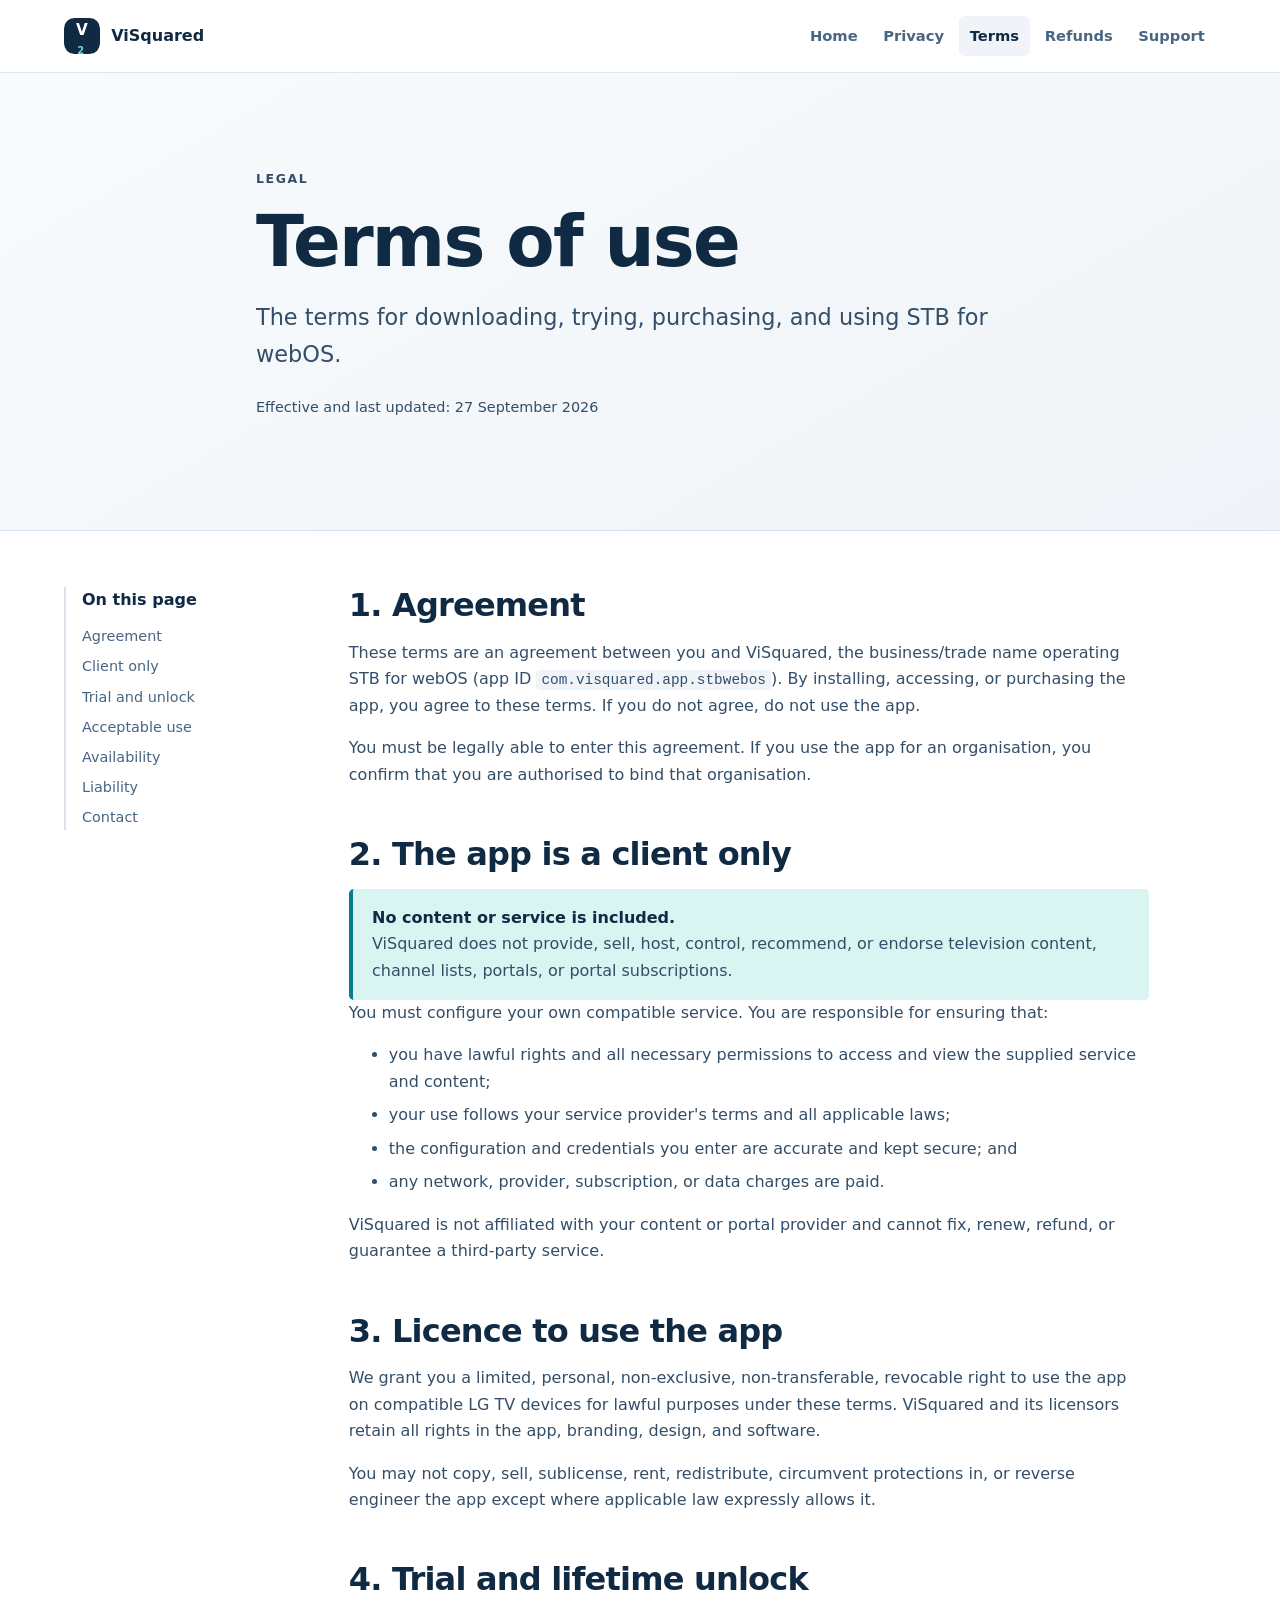
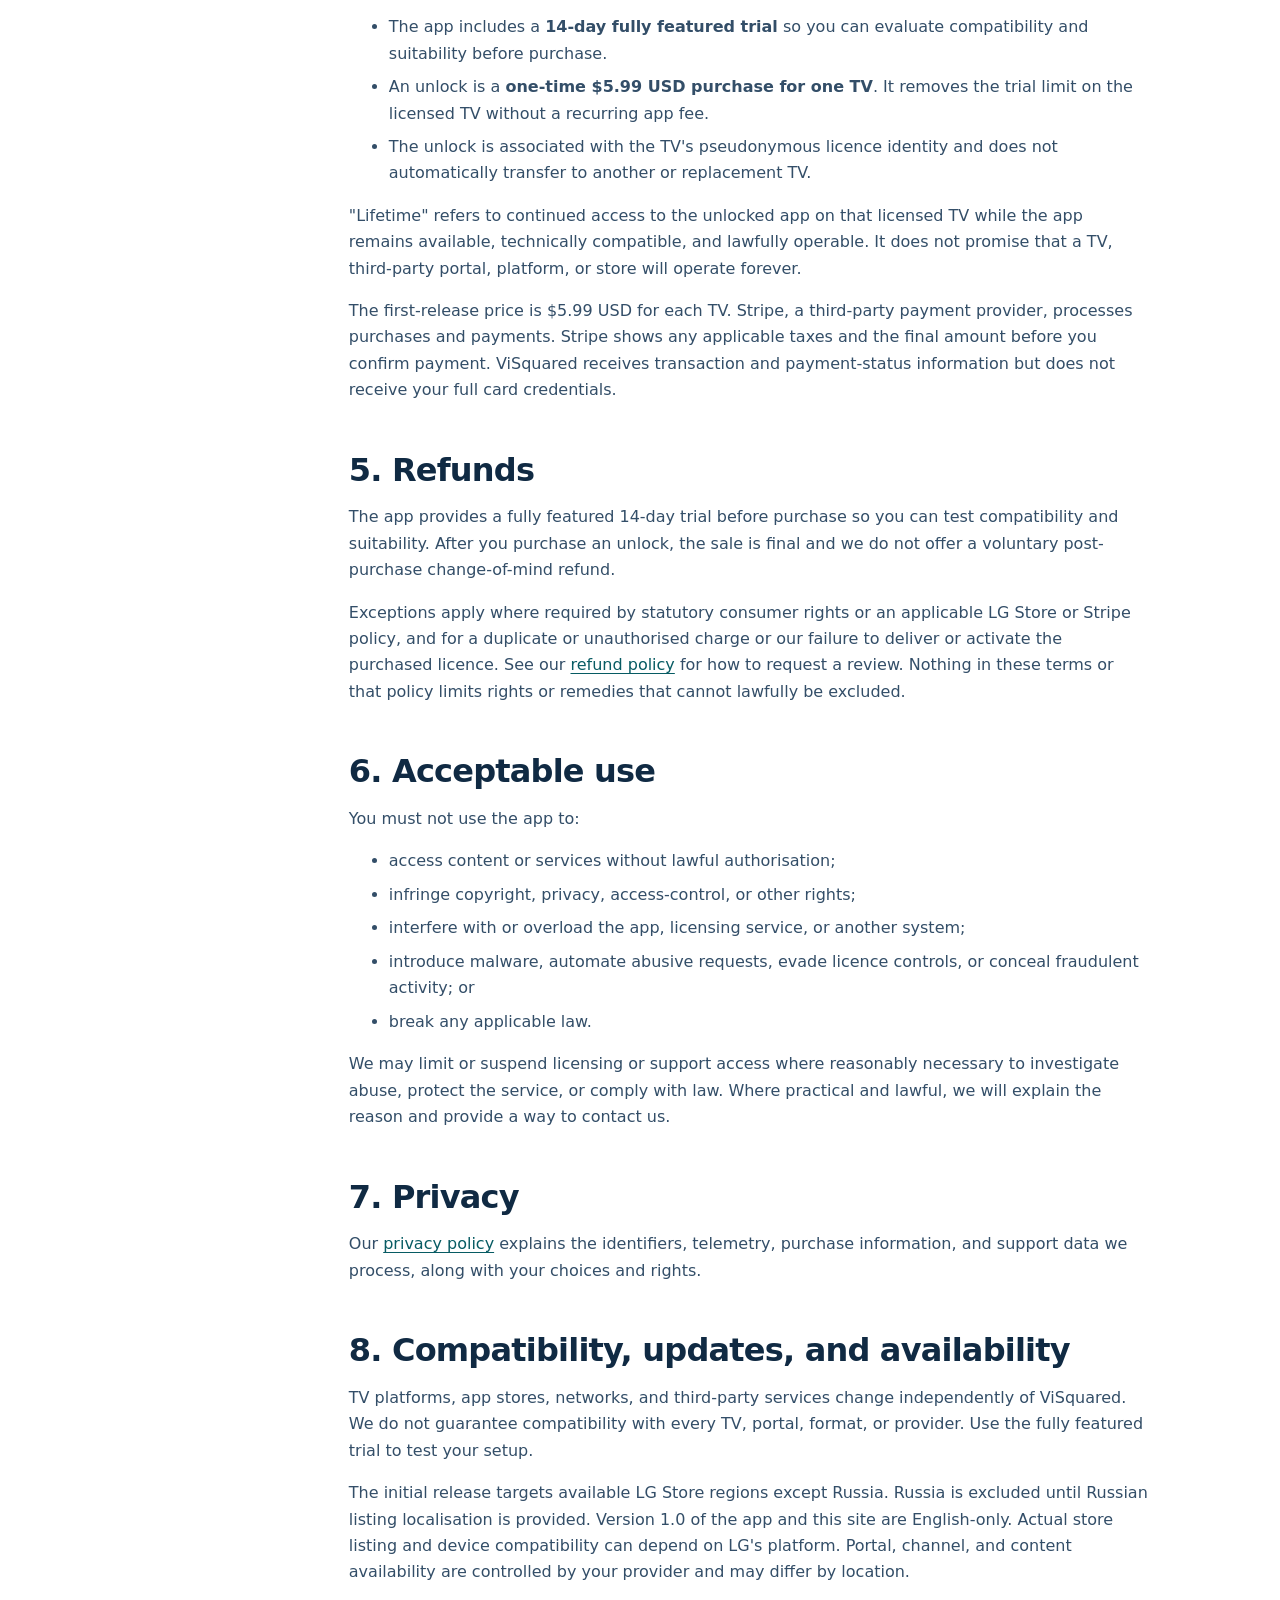
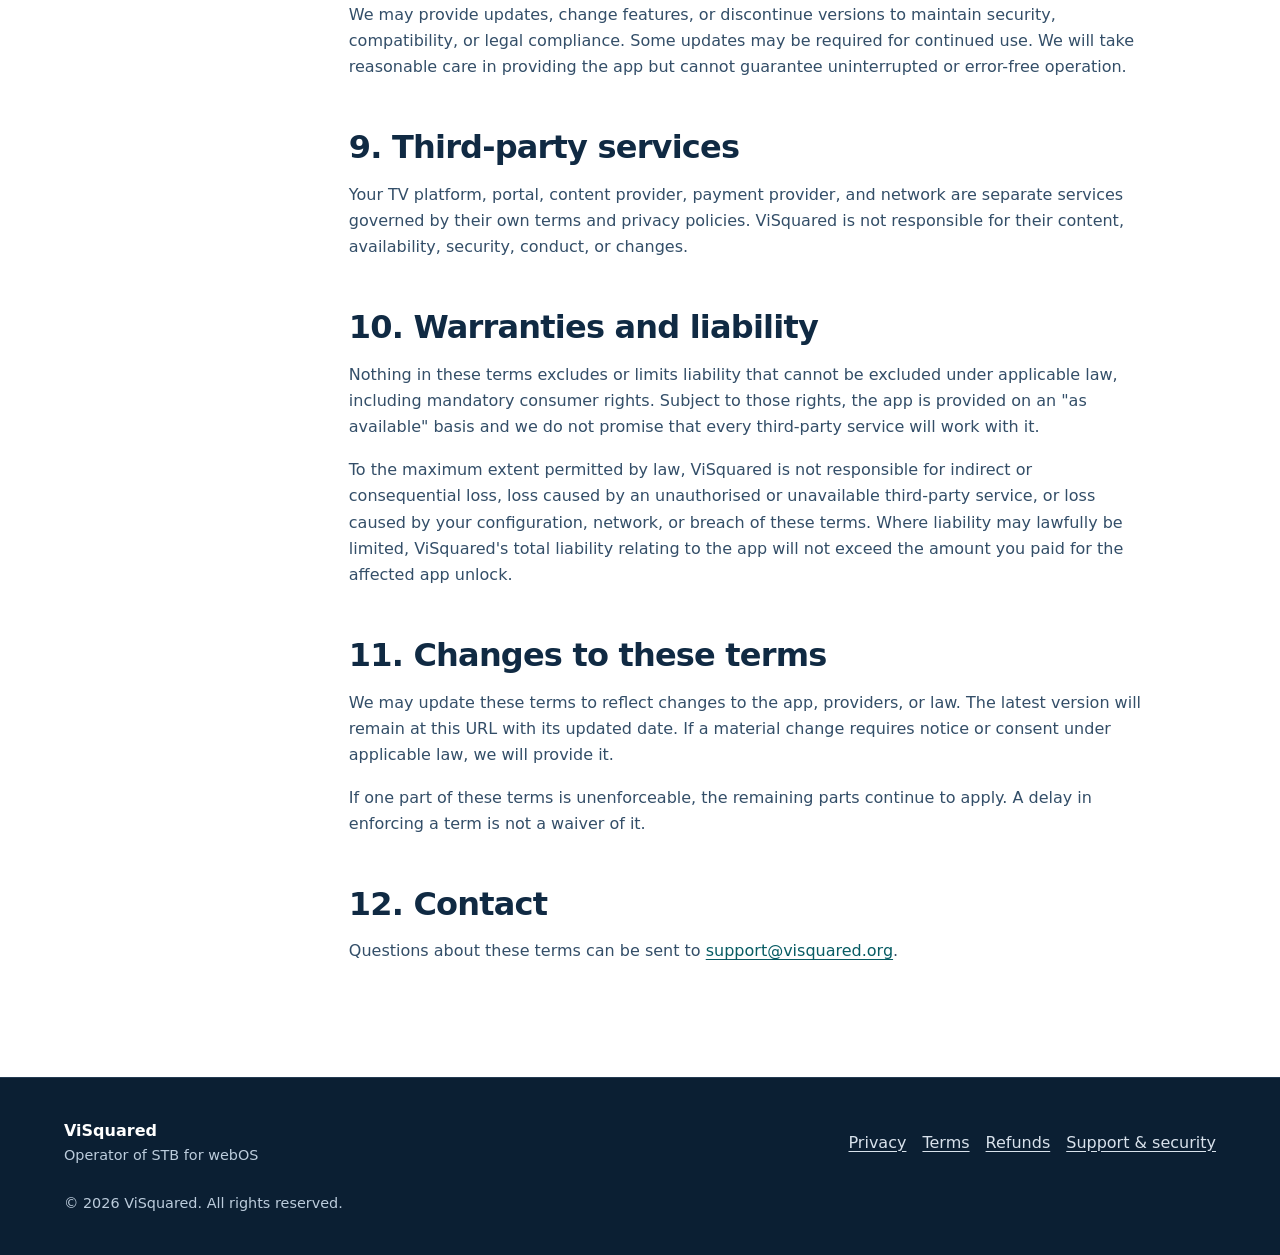
<file: terms/index.html>
<!doctype html>
<html lang="en">
<head>
  <meta charset="utf-8">
  <meta name="viewport" content="width=device-width, initial-scale=1">
  <meta name="description" content="Terms of use for STB for webOS by ViSquared.">
  <meta name="theme-color" content="#102a43">
  <title>Terms of Use | ViSquared</title>
  <link rel="canonical" href="https://visquared.org/terms/">
  <link rel="icon" href="/assets/favicon.svg" type="image/svg+xml">
  <link rel="stylesheet" href="/assets/styles.css">
</head>
<body>
  <a class="skip-link" href="#main">Skip to main content</a>
  <header class="site-header">
    <div class="shell header-inner">
      <a class="brand" href="/" aria-label="ViSquared home"><span class="brand-mark" aria-hidden="true">V<sup>2</sup></span><span>ViSquared</span></a>
      <nav aria-label="Primary navigation">
        <ul class="nav-list">
          <li><a href="/">Home</a></li><li><a href="/privacy/">Privacy</a></li><li><a href="/terms/" aria-current="page">Terms</a></li><li><a href="/refunds/">Refunds</a></li><li><a href="/support/">Support</a></li>
        </ul>
      </nav>
    </div>
  </header>

  <main id="main">
    <header class="page-hero">
      <div class="shell prose">
        <p class="eyebrow">Legal</p>
        <h1>Terms of use</h1>
        <p class="lede">The terms for downloading, trying, purchasing, and using STB for webOS.</p>
        <p class="meta">Effective and last updated: 27 September 2026</p>
      </div>
    </header>

    <div class="shell legal-layout">
      <aside class="legal-nav" aria-label="On this page">
        <strong>On this page</strong>
        <a href="#agreement">Agreement</a>
        <a href="#client">Client only</a>
        <a href="#trial">Trial and unlock</a>
        <a href="#acceptable-use">Acceptable use</a>
        <a href="#availability">Availability</a>
        <a href="#liability">Liability</a>
        <a href="#contact">Contact</a>
      </aside>

      <article class="prose legal-content">
        <section id="agreement">
          <h2>1. Agreement</h2>
          <p>These terms are an agreement between you and ViSquared, the business/trade name operating STB for webOS (app ID <code>com.visquared.app.stbwebos</code>). By installing, accessing, or purchasing the app, you agree to these terms. If you do not agree, do not use the app.</p>
          <p>You must be legally able to enter this agreement. If you use the app for an organisation, you confirm that you are authorised to bind that organisation.</p>
        </section>

        <section id="client">
          <h2>2. The app is a client only</h2>
          <div class="notice">
            <strong>No content or service is included.</strong>
            <p>ViSquared does not provide, sell, host, control, recommend, or endorse television content, channel lists, portals, or portal subscriptions.</p>
          </div>
          <p>You must configure your own compatible service. You are responsible for ensuring that:</p>
          <ul>
            <li>you have lawful rights and all necessary permissions to access and view the supplied service and content;</li>
            <li>your use follows your service provider's terms and all applicable laws;</li>
            <li>the configuration and credentials you enter are accurate and kept secure; and</li>
            <li>any network, provider, subscription, or data charges are paid.</li>
          </ul>
          <p>ViSquared is not affiliated with your content or portal provider and cannot fix, renew, refund, or guarantee a third-party service.</p>
        </section>

        <section id="licence">
          <h2>3. Licence to use the app</h2>
          <p>We grant you a limited, personal, non-exclusive, non-transferable, revocable right to use the app on compatible LG TV devices for lawful purposes under these terms. ViSquared and its licensors retain all rights in the app, branding, design, and software.</p>
          <p>You may not copy, sell, sublicense, rent, redistribute, circumvent protections in, or reverse engineer the app except where applicable law expressly allows it.</p>
        </section>

        <section id="trial">
          <h2>4. Trial and lifetime unlock</h2>
          <ul>
            <li>The app includes a <strong>14-day fully featured trial</strong> so you can evaluate compatibility and suitability before purchase.</li>
            <li>An unlock is a <strong>one-time $5.99 USD purchase for one TV</strong>. It removes the trial limit on the licensed TV without a recurring app fee.</li>
            <li>The unlock is associated with the TV's pseudonymous licence identity and does not automatically transfer to another or replacement TV.</li>
          </ul>
          <p>"Lifetime" refers to continued access to the unlocked app on that licensed TV while the app remains available, technically compatible, and lawfully operable. It does not promise that a TV, third-party portal, platform, or store will operate forever.</p>
          <p>The first-release price is $5.99 USD for each TV. Stripe, a third-party payment provider, processes purchases and payments. Stripe shows any applicable taxes and the final amount before you confirm payment. ViSquared receives transaction and payment-status information but does not receive your full card credentials.</p>
        </section>

        <section id="refunds">
          <h2>5. Refunds</h2>
          <p>The app provides a fully featured 14-day trial before purchase so you can test compatibility and suitability. After you purchase an unlock, the sale is final and we do not offer a voluntary post-purchase change-of-mind refund.</p>
          <p>Exceptions apply where required by statutory consumer rights or an applicable LG Store or Stripe policy, and for a duplicate or unauthorised charge or our failure to deliver or activate the purchased licence. See our <a href="/refunds/">refund policy</a> for how to request a review. Nothing in these terms or that policy limits rights or remedies that cannot lawfully be excluded.</p>
        </section>

        <section id="acceptable-use">
          <h2>6. Acceptable use</h2>
          <p>You must not use the app to:</p>
          <ul>
            <li>access content or services without lawful authorisation;</li>
            <li>infringe copyright, privacy, access-control, or other rights;</li>
            <li>interfere with or overload the app, licensing service, or another system;</li>
            <li>introduce malware, automate abusive requests, evade licence controls, or conceal fraudulent activity; or</li>
            <li>break any applicable law.</li>
          </ul>
          <p>We may limit or suspend licensing or support access where reasonably necessary to investigate abuse, protect the service, or comply with law. Where practical and lawful, we will explain the reason and provide a way to contact us.</p>
        </section>

        <section id="privacy">
          <h2>7. Privacy</h2>
          <p>Our <a href="/privacy/">privacy policy</a> explains the identifiers, telemetry, purchase information, and support data we process, along with your choices and rights.</p>
        </section>

        <section id="availability">
          <h2>8. Compatibility, updates, and availability</h2>
          <p>TV platforms, app stores, networks, and third-party services change independently of ViSquared. We do not guarantee compatibility with every TV, portal, format, or provider. Use the fully featured trial to test your setup.</p>
          <p>The initial release targets available LG Store regions except Russia. Russia is excluded until Russian listing localisation is provided. Version 1.0 of the app and this site are English-only. Actual store listing and device compatibility can depend on LG's platform. Portal, channel, and content availability are controlled by your provider and may differ by location.</p>
          <p>We may provide updates, change features, or discontinue versions to maintain security, compatibility, or legal compliance. Some updates may be required for continued use. We will take reasonable care in providing the app but cannot guarantee uninterrupted or error-free operation.</p>
        </section>

        <section id="third-parties">
          <h2>9. Third-party services</h2>
          <p>Your TV platform, portal, content provider, payment provider, and network are separate services governed by their own terms and privacy policies. ViSquared is not responsible for their content, availability, security, conduct, or changes.</p>
        </section>

        <section id="liability">
          <h2>10. Warranties and liability</h2>
          <p>Nothing in these terms excludes or limits liability that cannot be excluded under applicable law, including mandatory consumer rights. Subject to those rights, the app is provided on an "as available" basis and we do not promise that every third-party service will work with it.</p>
          <p>To the maximum extent permitted by law, ViSquared is not responsible for indirect or consequential loss, loss caused by an unauthorised or unavailable third-party service, or loss caused by your configuration, network, or breach of these terms. Where liability may lawfully be limited, ViSquared's total liability relating to the app will not exceed the amount you paid for the affected app unlock.</p>
        </section>

        <section id="changes">
          <h2>11. Changes to these terms</h2>
          <p>We may update these terms to reflect changes to the app, providers, or law. The latest version will remain at this URL with its updated date. If a material change requires notice or consent under applicable law, we will provide it.</p>
          <p>If one part of these terms is unenforceable, the remaining parts continue to apply. A delay in enforcing a term is not a waiver of it.</p>
        </section>

        <section id="contact">
          <h2>12. Contact</h2>
          <p>Questions about these terms can be sent to <a href="mailto:support@visquared.org?subject=Terms%20question">support@visquared.org</a>.</p>
        </section>
      </article>
    </div>
  </main>

  <footer class="site-footer">
    <div class="shell footer-inner">
      <div><strong>ViSquared</strong><p>Operator of STB for webOS</p></div>
      <nav aria-label="Legal and support"><a href="/privacy/">Privacy</a><a href="/terms/">Terms</a><a href="/refunds/">Refunds</a><a href="/support/">Support &amp; security</a></nav>
      <p>&copy; 2026 ViSquared. All rights reserved.</p>
    </div>
  </footer>
</body>
</html>
</file>
<file: assets/styles.css>
:root {
  --ink: #102a43;
  --ink-soft: #486581;
  --paper: #ffffff;
  --wash: #f0f4f8;
  --line: #d9e2ec;
  --accent: #087e8b;
  --accent-dark: #075b63;
  --highlight: #d9f4f1;
  --warning: #fff4db;
  --max: 72rem;
  color-scheme: light;
  font-family: Inter, ui-sans-serif, system-ui, -apple-system, BlinkMacSystemFont, "Segoe UI", sans-serif;
  font-synthesis: none;
}

* {
  box-sizing: border-box;
}

html {
  scroll-behavior: smooth;
  scroll-padding-top: 6rem;
}

body {
  margin: 0;
  background: var(--paper);
  color: var(--ink);
  font-size: 1rem;
  line-height: 1.65;
}

a {
  color: var(--accent-dark);
  text-underline-offset: 0.18em;
}

a:hover {
  color: var(--accent);
}

a:focus-visible,
button:focus-visible {
  outline: 3px solid #f2b134;
  outline-offset: 3px;
}

code {
  border-radius: 0.25rem;
  background: var(--wash);
  padding: 0.12em 0.35em;
  font-size: 0.9em;
  overflow-wrap: anywhere;
}

h1,
h2,
h3,
p {
  margin-top: 0;
}

h1,
h2,
h3 {
  line-height: 1.15;
  letter-spacing: -0.025em;
}

h1 {
  margin-bottom: 1rem;
  font-size: clamp(2.5rem, 7vw, 5.5rem);
}

h2 {
  margin-bottom: 1rem;
  font-size: clamp(1.65rem, 4vw, 2.7rem);
}

h3 {
  font-size: 1.25rem;
}

.shell {
  width: min(calc(100% - 2.5rem), var(--max));
  margin-inline: auto;
}

.skip-link {
  position: fixed;
  z-index: 100;
  top: 0.75rem;
  left: 0.75rem;
  transform: translateY(-200%);
  border-radius: 0.35rem;
  background: var(--ink);
  color: white;
  padding: 0.75rem 1rem;
}

.skip-link:focus {
  transform: translateY(0);
}

.site-header {
  position: sticky;
  z-index: 20;
  top: 0;
  border-bottom: 1px solid rgba(217, 226, 236, 0.85);
  background: rgba(255, 255, 255, 0.94);
  backdrop-filter: blur(12px);
}

.header-inner {
  display: flex;
  min-height: 4.5rem;
  align-items: center;
  justify-content: space-between;
  gap: 1.5rem;
}

.brand {
  display: inline-flex;
  flex: 0 0 auto;
  align-items: center;
  gap: 0.7rem;
  color: var(--ink);
  font-weight: 800;
  text-decoration: none;
}

.brand-mark {
  display: grid;
  width: 2.25rem;
  height: 2.25rem;
  place-items: center;
  border-radius: 0.65rem;
  background: var(--ink);
  color: white;
  font-size: 0.95rem;
}

.brand-mark sup {
  margin-left: -0.15rem;
  color: #71d5cc;
  font-size: 0.65em;
}

.nav-list {
  display: flex;
  margin: 0;
  padding: 0;
  gap: 0.2rem;
  list-style: none;
}

.nav-list a {
  display: block;
  border-radius: 0.35rem;
  color: var(--ink-soft);
  padding: 0.5rem 0.7rem;
  font-size: 0.92rem;
  font-weight: 650;
  text-decoration: none;
}

.nav-list a:hover,
.nav-list a[aria-current="page"] {
  background: var(--wash);
  color: var(--ink);
}

.hero {
  overflow: hidden;
  background:
    radial-gradient(circle at 82% 12%, rgba(43, 177, 168, 0.23), transparent 28rem),
    linear-gradient(145deg, #f7fbfc 0%, #edf7f6 100%);
  padding: clamp(4rem, 10vw, 8rem) 0;
}

.hero-grid {
  display: grid;
  align-items: center;
  gap: clamp(2rem, 7vw, 6rem);
  grid-template-columns: minmax(0, 1.4fr) minmax(17rem, 0.8fr);
}

.lede {
  max-width: 48rem;
  color: var(--ink-soft);
  font-size: clamp(1.15rem, 2vw, 1.4rem);
}

.eyebrow {
  margin-bottom: 0.8rem;
  color: var(--accent-dark);
  font-size: 0.78rem;
  font-weight: 800;
  letter-spacing: 0.13em;
  text-transform: uppercase;
}

.button-row {
  display: flex;
  flex-wrap: wrap;
  margin-top: 2rem;
  gap: 0.75rem;
}

.button {
  display: inline-flex;
  min-height: 2.85rem;
  align-items: center;
  justify-content: center;
  border: 2px solid var(--ink);
  border-radius: 0.5rem;
  padding: 0.65rem 1rem;
  font-weight: 750;
  text-align: center;
  text-decoration: none;
}

.button-primary {
  background: var(--ink);
  color: white;
}

.button-primary:hover {
  border-color: var(--accent-dark);
  background: var(--accent-dark);
  color: white;
}

.button-secondary {
  background: transparent;
  color: var(--ink);
}

.button-secondary:hover {
  background: white;
  color: var(--ink);
}

.product-card,
.card {
  border: 1px solid var(--line);
  border-radius: 0.85rem;
  background: white;
  box-shadow: 0 1rem 3rem rgba(16, 42, 67, 0.08);
}

.product-card {
  padding: clamp(1.4rem, 4vw, 2.2rem);
  transform: rotate(1deg);
}

.product-label {
  color: var(--ink-soft);
  font-size: 0.85rem;
  font-weight: 800;
  letter-spacing: 0.08em;
  text-transform: uppercase;
}

.facts {
  margin: 0;
}

.facts div {
  display: grid;
  border-top: 1px solid var(--line);
  padding: 0.75rem 0;
  gap: 0.75rem;
  grid-template-columns: 5rem 1fr;
}

.facts dt {
  color: var(--ink-soft);
}

.facts dd {
  margin: 0;
  font-weight: 700;
}

.section {
  padding: clamp(3.5rem, 8vw, 6.5rem) 0;
}

.section-tint {
  background: var(--wash);
}

.section-dark {
  background: var(--ink);
  color: white;
}

.section-dark .eyebrow,
.section-dark a {
  color: #8be1d8;
}

.section-heading {
  max-width: 46rem;
  margin-bottom: 2.5rem;
}

.card-grid {
  display: grid;
  gap: 1rem;
  grid-template-columns: repeat(3, minmax(0, 1fr));
}

.card {
  padding: 1.5rem;
}

.card p:last-child {
  margin-bottom: 0;
}

.split,
.callout {
  display: grid;
  align-items: start;
  gap: clamp(2rem, 8vw, 7rem);
  grid-template-columns: minmax(0, 0.9fr) minmax(0, 1.1fr);
}

.callout {
  align-items: center;
  border: 1px solid var(--line);
  border-radius: 1rem;
  padding: clamp(1.5rem, 5vw, 3.5rem);
  grid-template-columns: 1fr auto;
}

.callout p:last-child {
  margin-bottom: 0;
}

.text-link {
  font-weight: 750;
}

.page-hero {
  border-bottom: 1px solid var(--line);
  background: linear-gradient(150deg, #f7fbfc, var(--wash));
  padding: clamp(3.5rem, 8vw, 6rem) 0;
}

.page-hero h1 {
  font-size: clamp(2.5rem, 6vw, 4.4rem);
}

.meta {
  color: var(--ink-soft);
  font-size: 0.9rem;
}

.prose {
  max-width: 48rem;
}

.prose p,
.prose li {
  color: #334e68;
}

.prose h2 {
  margin-top: 3rem;
  font-size: clamp(1.55rem, 3vw, 2rem);
}

.prose h3 {
  margin-top: 2rem;
}

.prose li + li {
  margin-top: 0.45rem;
}

.prose table {
  width: 100%;
  border-collapse: collapse;
}

.prose th,
.prose td {
  border: 1px solid var(--line);
  padding: 0.8rem;
  text-align: left;
  vertical-align: top;
}

.prose th {
  background: var(--wash);
}

.legal-layout {
  display: grid;
  align-items: start;
  padding-block: 3.5rem 6rem;
  gap: clamp(2rem, 6vw, 5rem);
  grid-template-columns: 13rem minmax(0, 1fr);
}

.legal-nav {
  position: sticky;
  top: 6rem;
  display: flex;
  flex-direction: column;
  border-left: 2px solid var(--line);
  padding-left: 1rem;
  gap: 0.4rem;
}

.legal-nav strong {
  margin-bottom: 0.35rem;
}

.legal-nav a {
  color: var(--ink-soft);
  font-size: 0.9rem;
  text-decoration: none;
}

.legal-content {
  max-width: 50rem;
}

.legal-content > section:first-child h2,
.standalone-legal > section:first-child h2 {
  margin-top: 0;
}

.notice {
  border-left: 4px solid var(--accent);
  border-radius: 0.3rem;
  background: var(--highlight);
  padding: 1rem 1.2rem;
}

.notice p:last-child {
  margin-bottom: 0;
}

.notice.warning {
  border-left-color: #d78b00;
  background: var(--warning);
}

.standalone-legal {
  padding-block: 3.5rem 6rem;
}

.refund-highlight {
  margin-block: 2.5rem;
  border: 1px solid #8ad9d2;
  border-radius: 0.85rem;
  background: #f1fbfa;
  padding: clamp(1.25rem, 4vw, 2rem);
}

.refund-highlight h2 {
  margin-top: 0;
}

.support-grid {
  display: grid;
  align-items: start;
  padding-block: 3.5rem 6rem;
  gap: clamp(2rem, 7vw, 5rem);
  grid-template-columns: minmax(0, 1.4fr) minmax(16rem, 0.6fr);
}

.support-sidebar {
  display: grid;
  gap: 1rem;
}

.support-sidebar .card {
  box-shadow: none;
}

.support-sidebar h2 {
  font-size: 1.3rem;
}

.steps {
  margin: 0;
  padding: 0;
  list-style: none;
}

.steps li {
  display: grid;
  align-items: start;
  margin: 0;
  border-top: 1px solid var(--line);
  padding: 1rem 0;
  gap: 1rem;
  grid-template-columns: 2rem 1fr;
}

.steps li > span {
  display: grid;
  width: 2rem;
  height: 2rem;
  place-items: center;
  border-radius: 50%;
  background: var(--ink);
  color: white;
  font-weight: 800;
}

.steps p {
  margin-bottom: 0;
}

.site-footer {
  border-top: 1px solid #243b53;
  background: #0b1f33;
  color: #bcccdc;
  padding: 2.5rem 0;
}

.footer-inner {
  display: grid;
  align-items: center;
  gap: 1.5rem;
  grid-template-columns: 1fr auto;
}

.footer-inner strong {
  color: white;
}

.footer-inner p {
  margin: 0;
  font-size: 0.9rem;
}

.footer-inner nav {
  display: flex;
  flex-wrap: wrap;
  gap: 1rem;
}

.footer-inner a {
  color: #d9e2ec;
}

.footer-inner > p {
  grid-column: 1 / -1;
}

@media (max-width: 48rem) {
  .header-inner {
    align-items: flex-start;
    flex-direction: column;
    padding-block: 0.75rem;
    gap: 0.5rem;
  }

  .site-header {
    position: static;
  }

  .nav-list {
    width: calc(100vw - 2.5rem);
    overflow-x: auto;
    padding-bottom: 0.25rem;
  }

  .nav-list a {
    white-space: nowrap;
  }

  .hero-grid,
  .split,
  .callout,
  .card-grid,
  .legal-layout,
  .support-grid,
  .footer-inner {
    grid-template-columns: 1fr;
  }

  .product-card {
    transform: none;
  }

  .legal-nav {
    position: static;
    display: grid;
    grid-template-columns: repeat(2, 1fr);
  }

  .legal-nav strong {
    grid-column: 1 / -1;
  }

  .prose table {
    display: block;
    overflow-x: auto;
  }

  .callout .button {
    justify-self: start;
  }

  .footer-inner > p {
    grid-column: auto;
  }
}

@media (prefers-reduced-motion: reduce) {
  html {
    scroll-behavior: auto;
  }
}
</file>
